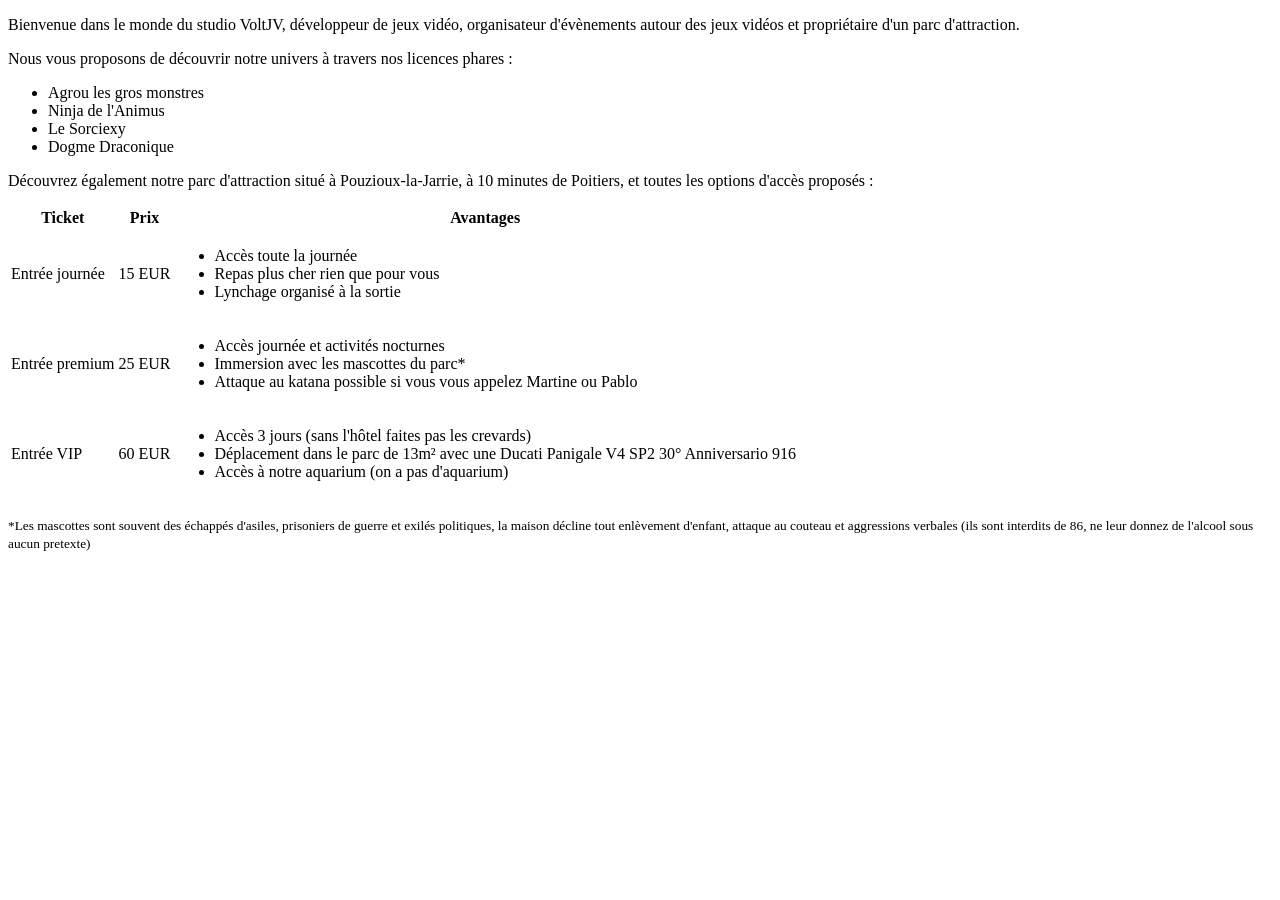
<file: index.html>
<!DOCTYPE html>
<html lang="fr">
  <head>
    <meta charset="UTF-8">
    <title>VoltJV</title>
  </head>
  <body>
    <p>Bienvenue dans le monde du studio VoltJV, développeur de jeux vidéo, organisateur d'évènements autour des jeux vidéos et propriétaire d'un parc d'attraction.</p>
    <p>Nous vous proposons de découvrir notre univers à travers nos licences phares :</p>
    <ul>
      <li>Agrou les gros monstres</li>
      <li>Ninja de l'Animus</li>
      <li>Le Sorciexy</li>
      <li>Dogme Draconique</li>
    </ul>
    <p>Découvrez également notre parc d'attraction situé à Pouzioux-la-Jarrie, à 10 minutes de Poitiers, et toutes les options d'accès proposés :</p>
    <table>
      <thead>
        <tr><th>Ticket</th><th>Prix</th><th>Avantages</th></tr>
      </thead>
      <tbody>
        <tr><td>Entrée journée</td><td>15 EUR</td><td><ul>
          <li>Accès toute la journée</li>
          <li>Repas plus cher rien que pour vous</li>
          <li>Lynchage organisé à la sortie</li>
        </ul></td></tr>
        <tr><td>Entrée premium</td><td>25 EUR</td><td><ul>
          <li>Accès journée et activités nocturnes</li>
          <li>Immersion avec les mascottes du parc*</li>
          <li>Attaque au katana possible si vous vous appelez Martine ou Pablo</li>
        </ul></td></tr>
        <tr><td>Entrée VIP</td><td>60 EUR</td><td><ul>
          <li>Accès 3 jours (sans l'hôtel faites pas les crevards)</li>
          <li>Déplacement dans le parc de 13m² avec une Ducati Panigale V4 SP2 30° Anniversario 916</li>
          <li>Accès à notre aquarium (on a pas d'aquarium)</li>
        </ul></td></tr>
      </tbody>
    </table>
    <p><small>*Les mascottes sont souvent des échappés d'asiles, prisoniers de guerre et exilés politiques, la maison décline tout enlèvement d'enfant, attaque au couteau et aggressions verbales (ils sont interdits de 86, ne leur donnez de l'alcool sous aucun pretexte)</small></p>
  </body>
</html>
</file>
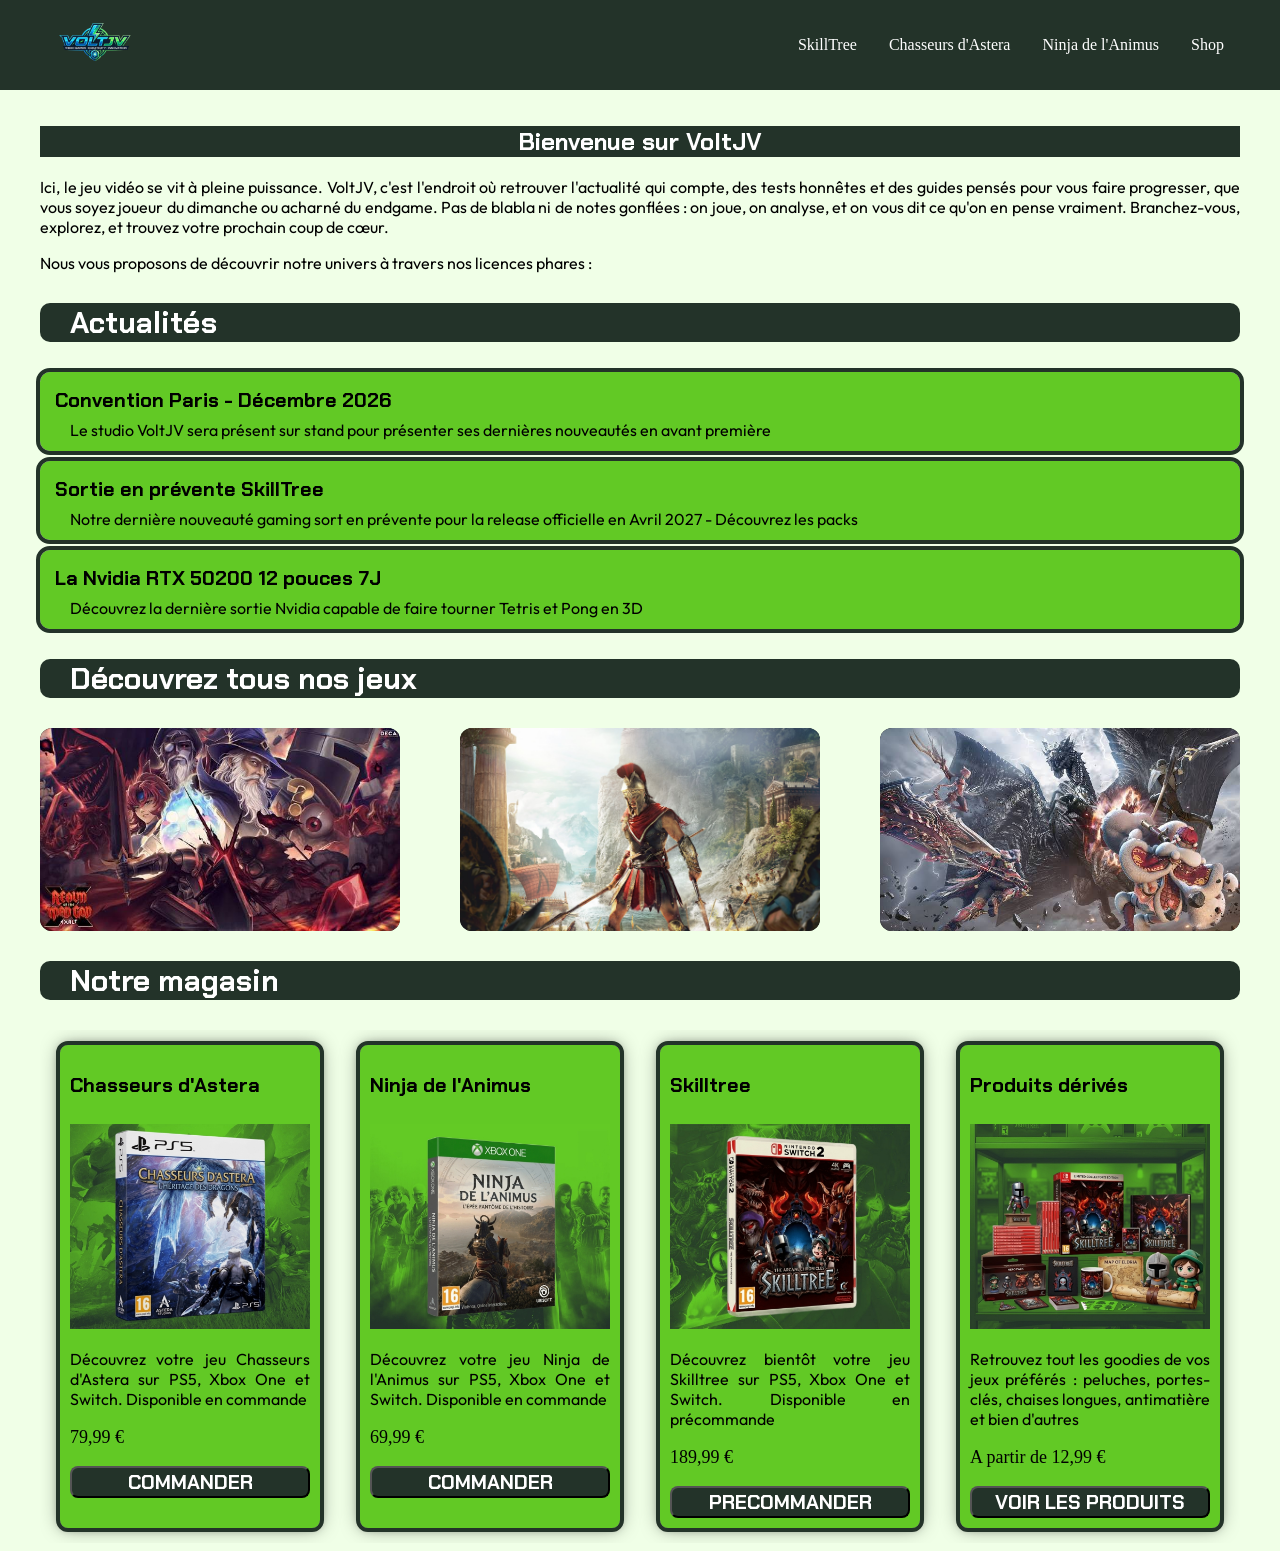
<file: pages/index.html>
<!DOCTYPE html>
<html lang="fr">

<nav class="main-menu">
    <section class="main-menu">
        <a href="index.html"><img id="logo-voltjv" src="../public/images/logo.png" alt="logo"></a>
        <div class="main-menu">
            <ul class="main-menu">
                <li><a href="shop.html">Shop</a></li>
                <li><a href="ninja_de_l_animus.html">Ninja de l'Animus</a></li>
                <li><a href="chasseurs_d_astera.html">Chasseurs d'Astera</a></li>
                <li><a href="skilltree.html">SkillTree</a></li>
            </ul>
        </div>
    </section>
</nav>

<head>
    <meta charset="UTF-8">
    <title>VoltJV</title>
    <link rel="stylesheet" href="../style/index.css">
</head>

<body id="accueil">

    <section class="introduction-main-page">
        <h1 class="introduction-text-main-page"><b>Bienvenue sur VoltJV</b></h1>
        <p class="introduction-text-main-page">Ici, le jeu vidéo se vit à pleine puissance. VoltJV, c'est l'endroit où
            retrouver l'actualité qui compte, des tests honnêtes et des guides pensés pour vous faire progresser, que
            vous soyez joueur du dimanche ou acharné du endgame. Pas de blabla ni de notes gonflées : on joue, on
            analyse, et on vous dit ce qu'on en pense vraiment. Branchez-vous, explorez, et trouvez votre prochain coup
            de cœur.</p>
        <p class="introduction-text-main-page">Nous vous proposons de découvrir notre univers à travers nos licences
            phares :</p>
    </section>
    <section class="news">
        <h3 class="actualite-presentation">Actualités</h3>
        <div id="news-convention" class="nouveaute" href="">
            <h4 class="actu-title-infbox">Convention Paris - Décembre 2026</h3>
                <p class="actu-paragraph-infbox">Le studio VoltJV sera présent sur stand pour présenter ses dernières
                    nouveautés en avant première</p>
        </div>
        <div id="news-prevente-skilltree" class="nouveaute" href="">
            <h4 class="actu-title-infbox">Sortie en prévente SkillTree</h3>
                <p class="actu-paragraph-infbox">Notre dernière nouveauté gaming sort en prévente pour la release
                    officielle en Avril 2027 - Découvrez les packs</p>
        </div>
        <div id="news-nvidia" class="nouveaute" href="">
            <h4 class="actu-title-infbox">La Nvidia RTX 50200 12 pouces 7J</h3>
                <p class="actu-paragraph-infbox">Découvrez la dernière sortie Nvidia capable de faire tourner Tetris et
                    Pong en 3D</p>
        </div>
    </section>
    <h3 class="games-presentation">Découvrez tous nos jeux</h3>
    <section class="games">
        <article id="accueil-skilltree" class="games-card">
            <a class="games-link-card" href="skilltree.html">
                <img src="../public/images/skilltree/skilltree.jpg" class="img-card" alt="Illustration du jeu Skilltree"/>
            <div class="infbox">
                <h4 class="game-title-infbox">Skilltree</h4>
                <p class="game-paragraph-infbox">Choisissez vos armes et combattez des hordes immenses 
                    de monstres dans un royaume contrôlé par un roi devenu fou qui vous attend dans son château pour 
                    croiser le fer avec quiconque sera assez brave</p>
            </div>
            </a>
        </article>
        <article id="accueil-skilltree" class="games-card">
            <a class="games-link-card" href="skilltree.html">
                <img src="../public/images/ninja-de-l-animus/ninja-de-l-animus.jpg" class="img-card" alt="Illustration du jeu Ninja de l'Animus"/>
            <div class="infbox">
                <h4 class="game-title-infbox">Ninja de l'Animus</h4>
                <p class="game-paragraph-infbox">Incarnez un assassin qui retourne dans le passé pour protéger 
                    l'histoire à travers une interface numérique futuriste, battez vous contre des ennemis mythiques 
                    de l'histoire et protégez le passé</p>
            </div>
            </a>
        </article>
        <article id="accueil-chasseurs-d-astera" class="games-card">
            <a class="games-link-card" href="chasseurs_d_astera.html">
                <img src="../public/images/chasseurs-d-astera/chasseurs-d-astera.jpg" class="img-card" alt="Illustration du jeu Chasseurs d'Astera"/>
            <div class="infbox">
                <h4 class="game-title-infbox">Chasseurs d'Astera</h4>
                <p class="game-paragraph-infbox">Dans une nature magnifique, de terribles
                        créatures gigantesques perturbent l'écosystème, prenez les armes et combattez pour protéger ce
                        monde magique et mystérieux qui n'attend qu'à être découvert</p>
            </div>
            </a>
        </article>
    </section>
    <h3 class="shop-presentation-title">Notre magasin</h3>
    <section class="shop-presentation">
        <div id="cd-chasseurs-d-astera" class="shopbox">
            <article class="shop-info-product">
                <h4 class="article-title">Chasseurs d'Astera</h4>
                <img class="article-shop" src="../public/images/chasseurs-d-astera/chasseurs-d-astera-cd-et-fond.jpg"
                    alt="CD PS5 Chasseurs d'Astera">
                <p class="article-paragraph">Découvrez votre jeu Chasseurs d'Astera sur PS5, Xbox One et Switch. Disponible
                    en commande</p>
                <p class="article-price">79,99 €</p>
            </article>
            <a href="shop.html?article=chasseurs-d-astera-box"><button class="command-shop-button"><b>COMMANDER</b></button></a>
        </div>
        <div id="cd-ninja-de-l-animus" class="shopbox">
            <article class="shop-info-product">
                <h4 class="article-title">Ninja de l'Animus</h4>
                <img class="article-shop" src="../public/images/ninja-de-l-animus/ninja-de-l-animus-cd-et-fond.jpg"
                    alt="CD Xbox One Ninja de l'Animus">
                <p class="article-paragraph">Découvrez votre jeu Ninja de l'Animus sur PS5, Xbox One et Switch. Disponible
                    en commande</p>
                <p class="article-price">69,99 €</p>
            </article>
            <a href="shop.html?article=ninja-de-l-animus-box"><button class="command-shop-button"><b>COMMANDER</b></button></a>
        </div>
        <div id="cd-skilltree" class="shopbox">
            <article class="shop-info-product">
                <h4 class="article-title">Skilltree</h4>
                <img class="article-shop" src="../public/images/skilltree/skilltree-cd-et-fond.jpg"
                    alt="CD Switch Skilltree">
                <p class="article-paragraph">Découvrez bientôt votre jeu Skilltree sur PS5, Xbox One et Switch. Disponible
                    en précommande</p>
                <p class="article-price">189,99 €</p>
            </article>
            <a href="shop.html?article=skilltree-box"><button class="command-shop-button"><b>PRECOMMANDER</b></button></a>
        </div>
        <div id="produits-derives" class="shopbox">
            <article class="shop-info-product">
                <h4 class="article-title">Produits dérivés</h4>
                <img class="article-shop" src="../public/images/Autre/produits-derives.jpg" alt="Merch">
                <p class="article-paragraph">Retrouvez tout les goodies de vos jeux préférés : peluches, portes-clés,
                    chaises longues, antimatière et bien d'autres</p>
                <p class="article-price">A partir de 12,99 €</p>
            </article>
            <a href="shop.html#goodies"><button class="command-shop-button"><b>VOIR LES PRODUITS</b></button></a>
        </div>
    </section>
</body>

<script src="../javascript.js"></script>

</html>
</file>
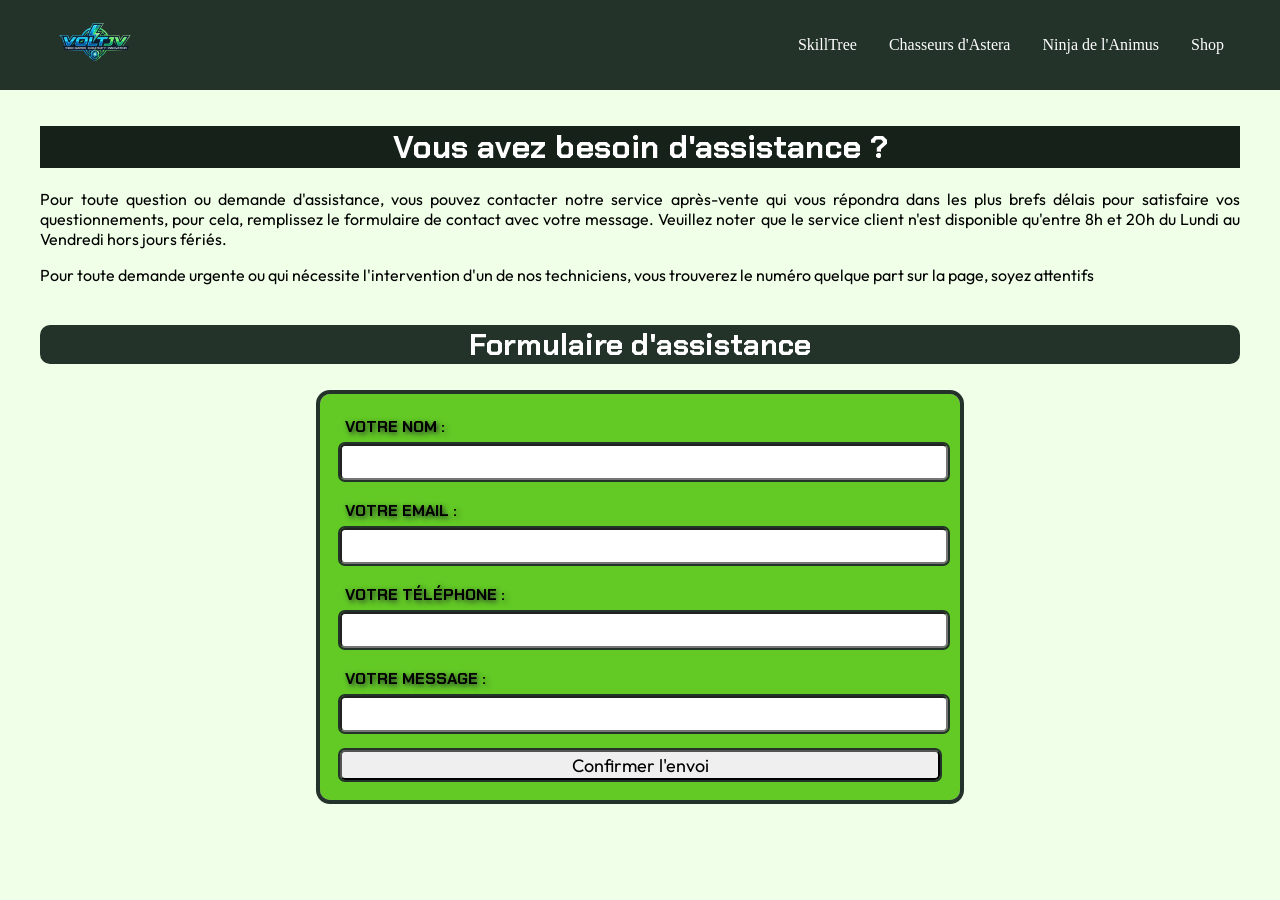
<file: pages/assistance.html>
<!DOCTYPE html>
<html lang="fr">

    <nav class="main-menu">
        <section class="main-menu">
            <a href="index.html"><img id="logo-voltjv" src="../public/images/logo.png" alt="logo"></a>
            <div class="main-menu">
                <ul class="main-menu">
                    <li><a href="shop.html">Shop</a></li>
                    <li><a href="ninja_de_l_animus.html">Ninja de l'Animus</a></li>
                    <li><a href="chasseurs_d_astera.html">Chasseurs d'Astera</a></li>
                    <li><a href="skilltree.html">SkillTree</a></li>
                </ul>
            </div>
        </section>
    </nav>

    <head>
        <meta charset="UTF-8">
        <title>VoltJV</title>
        <link rel="stylesheet" href="../style/assistance.css">
    </head>

    <body>
        <div class="help-text">
            <h1 class="help-text">Vous avez besoin d'assistance ?</h1>
            <p class="help-text">Pour toute question ou demande d'assistance, vous pouvez contacter notre service après-vente qui vous répondra 
                dans les plus brefs délais pour satisfaire vos questionnements, pour cela, remplissez le formulaire de contact avec votre message. 
                Veuillez noter que le service client n'est disponible qu'entre 8h et 20h du Lundi au Vendredi hors jours fériés.</p>
            <p class="help-text">Pour toute demande urgente ou qui nécessite l'intervention d'un de nos techniciens, vous trouverez le numéro 
                quelque part sur la page, soyez attentifs</p>
        </div>
        
        <h3 class="help-form">Formulaire d'assistance</h3>
        <div class="help-form">
            <form class="help-form">
                <!--<input type="hidden" name="csrf_token"
                    value="<?= $_SESSION['csrf_token'] ?>">-->
                <label for="name"><b>Votre nom :</b></label>
                <input type="text" id="name" class="help-form" name="name"><br>
                <label for="email"><b>Votre email :</b></label>
                <input type="email" id="email" class="help-form" name="email"><br>
                <label for="phone"><b>Votre téléphone :</b></label>
                <input type="tel" id="phone" class="help-form" name="phone"><br>
                <label for="message"><b>Votre message :</b></label>
                <input type="textarea" id="message" class="help-form" name="message"><br>
                <input type="submit" id="submit-help" class="help-form" value="Confirmer l'envoi">
            </form>
        </div>

        <p id="hidden-phone">Ta race je te donne pas mon téléphone</p>

        <div id="submit-overlay" class="submit-overlay">
            <div class="submit-window" role="dialog" aria-modal="true" aria-labelledby="submit-title">
                <h3 id="submit-title" class="submit-title">Merci pour votre retour !</h3>
                <p class="submit-text">Nous reviendrons vers vous très prochainement</p>
                <button id="submit-confirm" class="submit-confirm">Hourra !</button>
                </div>
            </div>
        </div>
        
    </body>

    <script src="../javascript.js"></script>

</html>
</file>
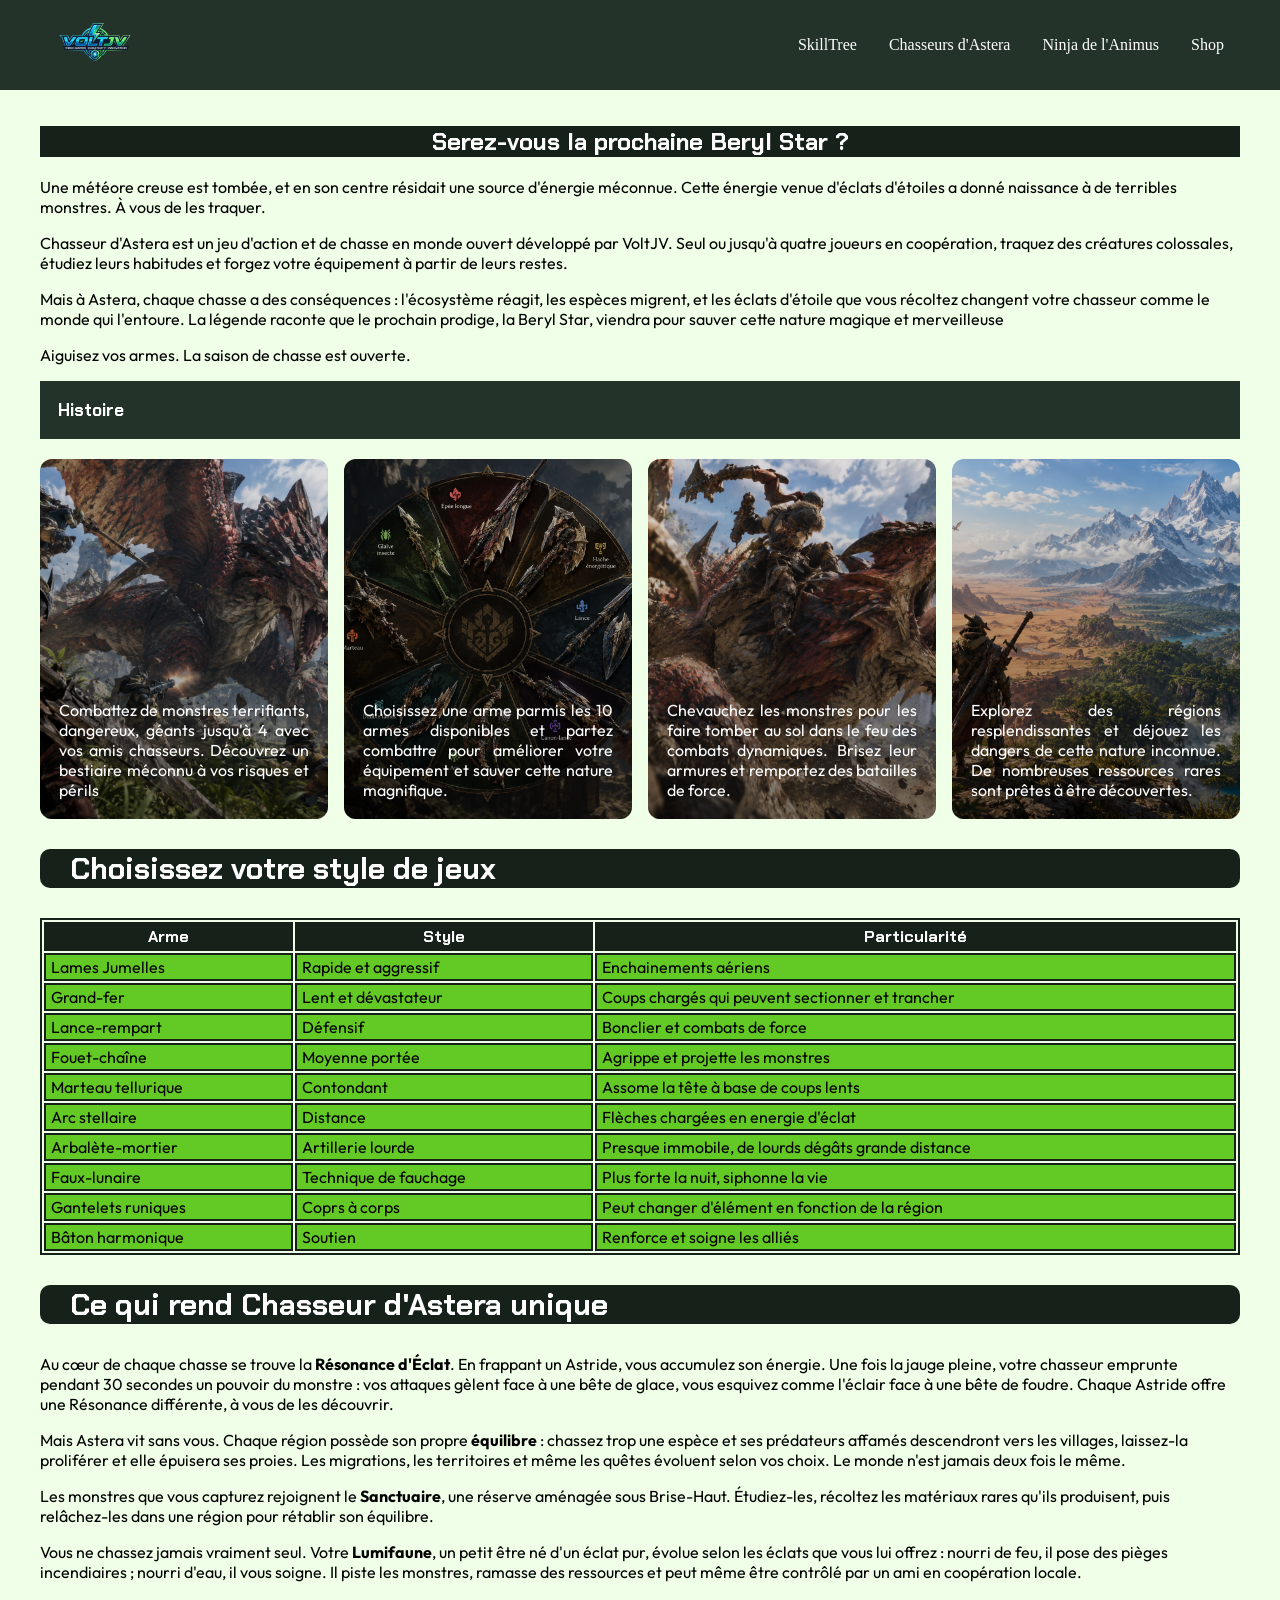
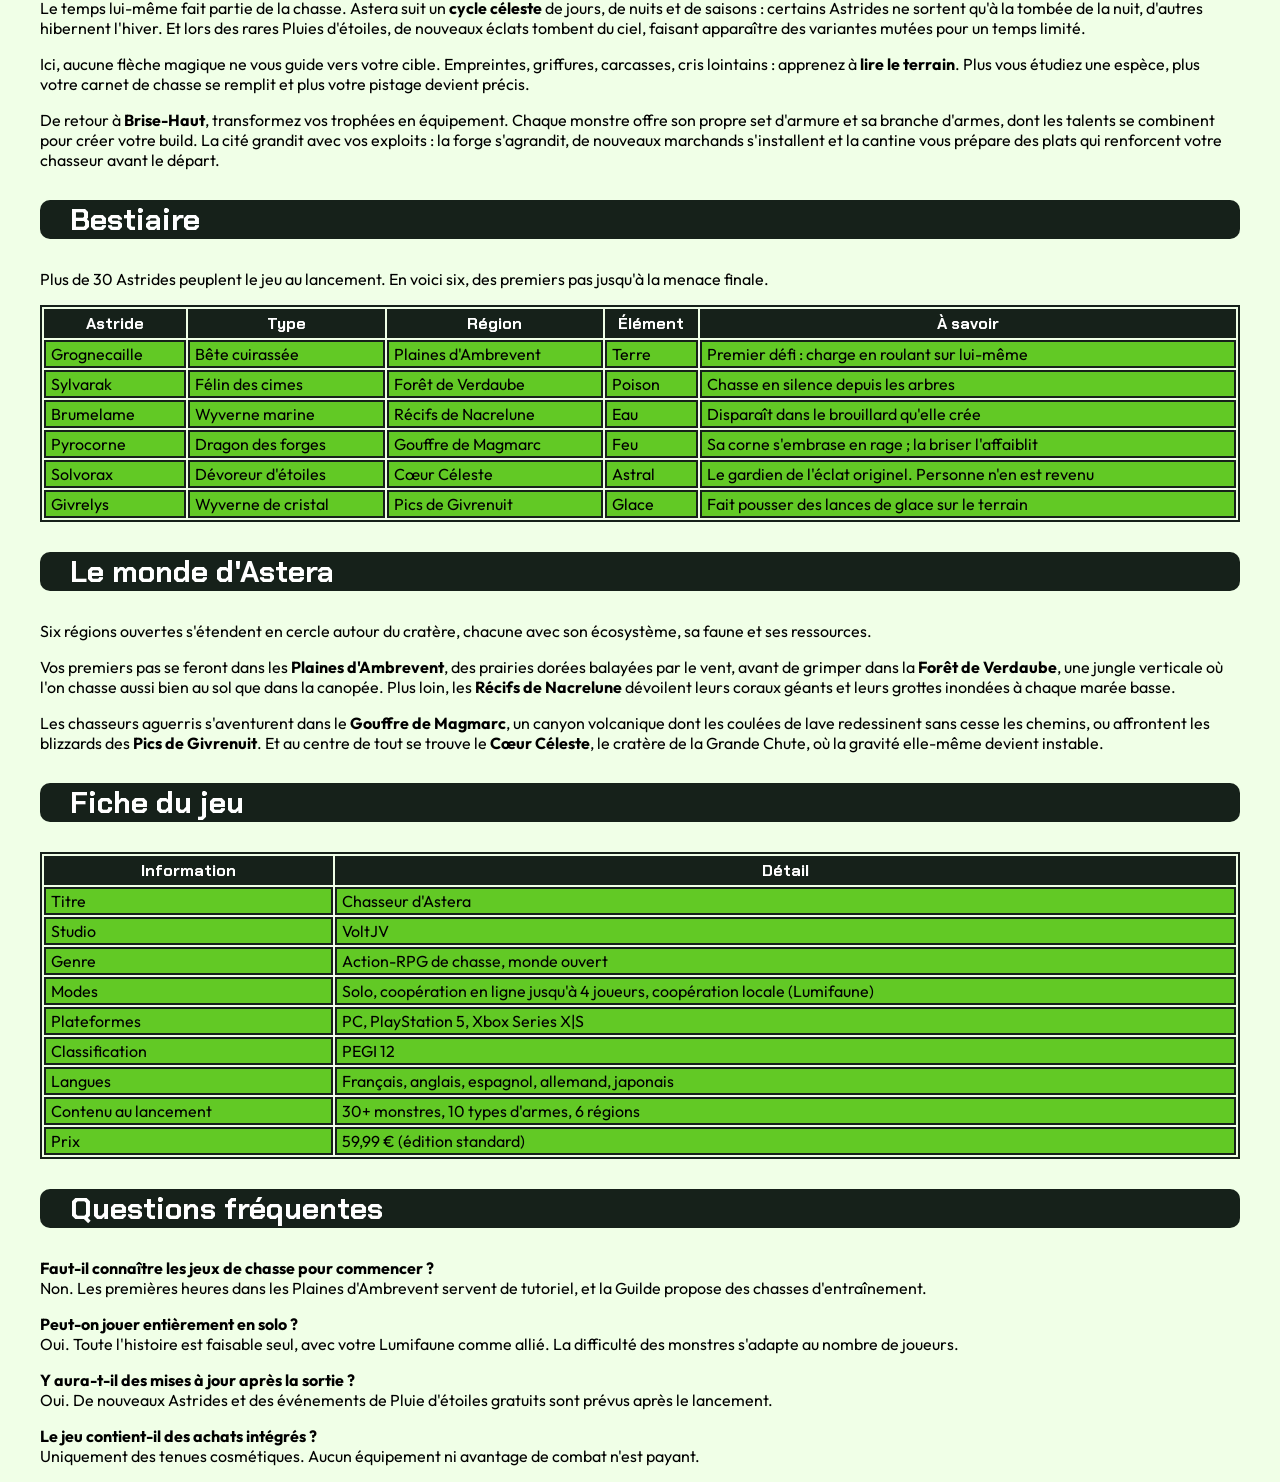
<file: pages/chasseurs_d_astera.html>
<!DOCTYPE html>
<html lang="fr">
      
    <nav class="main-menu">
        <section class="main-menu">
            <a href="index.html"><img id="logo-voltjv" src="../public/images/logo.png" alt="logo"></a>
            <div class="main-menu">
                <ul class="main-menu">
                    <li><a href="shop.html">Shop</a></li>
                    <li><a href="ninja_de_l_animus.html">Ninja de l'Animus</a></li>
                    <li><a href="chasseurs_d_astera.html">Chasseurs d'Astera</a></li>
                    <li><a href="skilltree.html">SkillTree</a></li>
                </ul>
            </div>
        </section>
    </nav>

    <head>
        <meta charset="UTF-8">
        <title>VoltJV</title>
        <link rel="stylesheet" href="../style/chasseurs-d-astera.css">
    </head>

    <body id="chasseurs-d-astera-page">
        
        <section class="introduction-page-chasseurs-d-astera">
            <h1 class="introduction-page-chasseurs-d-astera"><b>Serez-vous la prochaine Beryl Star ?</b></h1>
            <p class="introduction-page-chasseurs-d-astera">Une météore creuse est tombée, et en son centre résidait 
                une source d'énergie méconnue. Cette énergie venue d'éclats d'étoiles a donné naissance à de terribles 
                monstres. À vous de les traquer.</p>
            <p class="introduction-page-chasseurs-d-astera">Chasseur d'Astera est un jeu d'action et de chasse en monde 
                ouvert développé par VoltJV. Seul ou jusqu'à quatre joueurs en coopération, traquez des créatures colossales, 
                étudiez leurs habitudes et forgez votre équipement à partir de leurs restes.</p>
            <p class="introduction-page-chasseurs-d-astera">Mais à Astera, chaque chasse a des conséquences : l'écosystème 
            réagit, les espèces migrent, et les éclats d'étoile que vous récoltez changent votre chasseur comme le monde qui l'entoure. 
            La légende raconte que le prochain prodige, la Beryl Star, viendra pour sauver cette nature magique et merveilleuse</p>
            <p class="introduction-page-chasseurs-d-astera">Aiguisez vos armes. La saison de chasse est ouverte.</p>
        </section>

        <section id="chasseurs-d-astera-story">
            <button class="main-accordion-story"><b>Histoire</b></button>
            <div class="story-section">
                <button class="accordion-story"><b>La Grande Chute</b></button>
                <p class="story-paragraph">Il y a trois siècles, une roche contenant des fragments d'étoile s'est fracassée sur le continent 
                    d'Astera. Les anciens l'appellent la Grande Chute. L'impact a creusé un cratère de cent lieues, le Cœur Céleste, et 
                    dispersé des millions d'éclats lumineux sur toutes les terres.
                    <br>
                    <br>
                    Partout où ces éclats sont tombés, la vie a changé. Les bêtes qui les ont absorbés ont grandi, 
                    muté, développé des pouvoirs impossibles : souffles de givre, carapaces de cristal, ailes de foudre. Ainsi sont nés 
                    les Astrides, les monstres d'Astera.</p>
                <button class="accordion-story"><b>La Guilde de l'Aube</b></button>
                <p class="story-paragraph">Pour survivre, les peuples d'Astera ont fondé la Guilde de l'Aube, un ordre de chasseurs 
                    chargés d'étudier les Astrides, de protéger les villages et de maintenir l'équilibre entre l'homme et la bête. 
                    Leur devise : « Chasser pour comprendre, comprendre pour préserver. »
                    <br>
                    <br>
                    Depuis Brise-Haut, une cité bâtie sur les falaises au bord du cratère, la Guilde envoie ses chasseurs vers les 
                    terres sauvages.</p>
                <button class="accordion-story"><b>Le Réveil</b></button>
                <p class="story-paragraph">Aujourd'hui, le Cœur Céleste s'est rallumé. Une lueur pulse au fond du cratère, et les 
                    Astrides deviennent plus nombreux, plus agressifs, plus étranges. Des espèces que l'on croyait éteintes 
                    réapparaissent. Des migrations bouleversent des écosystèmes entiers.
                    <br>
                    <br>
                    Vous incarnez un jeune chasseur fraîchement admis dans la Guilde. Votre mission commence par une simple traque. 
                    Elle vous mènera jusqu'au fond du cratère, face à ce qui dort au cœur de l'étoile tombée.</p>
                
            </div>
        </section>

        <section class="game-mechanics">
            <article class="game-mechanics">
                <img src="../public/images/chasseurs-d-astera/chasseurs-d-astera-gameplay-1.png" class="img-gameplay" alt="Chasseurs se battant contre un monstre"/>
                <div class="infbox">
                    <p class="game-paragraph-infbox">Combattez de monstres terrifiants, dangereux, géants jusqu'à 4 avec 
                        vos amis chasseurs. Découvrez un bestiaire méconnu à vos risques et périls</p>
                </div>
            </article>
            <article class="game-mechanics">
                <img src="../public/images/chasseurs-d-astera/chasseurs-d-astera-gameplay-2.png" class="img-gameplay" alt="Roue d'armes Chasseurs d'Astera"/>
                <div class="infbox">
                    <p class="game-paragraph-infbox">Choisissez une arme parmis les 10 armes disponibles et partez combattre 
                        pour améliorer votre équipement et sauver cette nature magnifique. </p>
                </div>
            </article>
            <article class="game-mechanics">
                <img src="../public/images/chasseurs-d-astera/chasseurs-d-astera-gameplay-3.png" class="img-gameplay" alt="Chasseurs chevauchant un monstre"/>
                <div class="infbox">
                    <p class="game-paragraph-infbox">Chevauchez les monstres pour les faire tomber au sol dans le feu des 
                        combats dynamiques. Brisez leur armures et remportez des batailles de force.</p>
                </div>
            </article>
            <article class="game-mechanics">
                <img src="../public/images/chasseurs-d-astera/chasseurs-d-astera-gameplay-4.png" class="img-gameplay" alt="Chasseur devant le paysage"/>
                <div class="infbox">
                    <p class="game-paragraph-infbox">Explorez des régions resplendissantes et déjouez les dangers de cette 
                        nature inconnue. De nombreuses ressources rares sont prêtes à être découvertes.</p>
                </div>
            </article>
        </section>

        <section class="weapon-table">
            <h3 class="section-title">Choisissez votre style de jeux</h3>
            <table class="weapon-table">
                <tr><th>Arme</th><th>Style</th><th>Particularité</th></tr>
                <tr><td>Lames Jumelles</td><td>Rapide et aggressif</td><td>Enchainements aériens</td></tr>
                <tr><td>Grand-fer</td><td>Lent et dévastateur</td><td>Coups chargés qui peuvent sectionner et trancher</td></tr>
                <tr><td>Lance-rempart</td><td>Défensif</td><td>Bonclier et combats de force</td></tr>
                <tr><td>Fouet-chaîne</td><td>Moyenne portée</td><td>Agrippe et projette les monstres</td></tr>
                <tr><td>Marteau tellurique</td><td>Contondant</td><td>Assome la tête à base de coups lents</td></tr>
                <tr><td>Arc stellaire</td><td>Distance</td><td>Flèches chargées en energie d'éclat</td></tr>
                <tr><td>Arbalète-mortier</td><td>Artillerie lourde</td><td>Presque immobile, de lourds dégâts grande distance</td></tr>
                <tr><td>Faux-lunaire</td><td>Technique de fauchage</td><td>Plus forte la nuit, siphonne la vie</td></tr>
                <tr><td>Gantelets runiques</td><td>Coprs à corps</td><td>Peut changer d'élément en fonction de la région</td></tr>
                <tr><td>Bâton harmonique</td><td>Soutien</td><td>Renforce et soigne les alliés</td></tr>
            </table>
        </section>

        <section class="concepts-chasseurs-d-astera">
            <h3 class="section-title">Ce qui rend Chasseur d'Astera unique</h3>
            <p class="introduction-page-chasseurs-d-astera">Au cœur de chaque chasse se trouve la <b>Résonance d'Éclat</b>. 
                En frappant un Astride, vous accumulez son énergie. Une fois la jauge pleine, votre chasseur emprunte 
                pendant 30 secondes un pouvoir du monstre : vos attaques gèlent face à une bête de glace, vous esquivez 
                comme l'éclair face à une bête de foudre. Chaque Astride offre une Résonance différente, à vous de les découvrir.</p>
            <p class="introduction-page-chasseurs-d-astera">Mais Astera vit sans vous. Chaque région possède son propre 
                <b>équilibre</b> : chassez trop une espèce et ses prédateurs affamés descendront vers les villages, laissez-la 
                proliférer et elle épuisera ses proies. Les migrations, les territoires et même les quêtes évoluent selon vos 
                choix. Le monde n'est jamais deux fois le même.</p>
            <p class="introduction-page-chasseurs-d-astera">Les monstres que vous capturez rejoignent le <b>Sanctuaire</b>, 
                une réserve aménagée sous Brise-Haut. Étudiez-les, récoltez les matériaux rares qu'ils produisent, puis 
                relâchez-les dans une région pour rétablir son équilibre.</p>
            <p class="introduction-page-chasseurs-d-astera">Vous ne chassez jamais vraiment seul. Votre <b>Lumifaune</b>, 
                un petit être né d'un éclat pur, évolue selon les éclats que vous lui offrez : nourri de feu, il pose des pièges 
                incendiaires ; nourri d'eau, il vous soigne. Il piste les monstres, ramasse des ressources et peut même être 
                contrôlé par un ami en coopération locale.</p>
            <p class="introduction-page-chasseurs-d-astera">Le temps lui-même fait partie de la chasse. Astera suit un 
                <b>cycle céleste</b> de jours, de nuits et de saisons : certains Astrides ne sortent qu'à la tombée de la nuit, 
                d'autres hibernent l'hiver. Et lors des rares Pluies d'étoiles, de nouveaux éclats tombent du ciel, faisant 
                apparaître des variantes mutées pour un temps limité.</p>
            <p class="introduction-page-chasseurs-d-astera">Ici, aucune flèche magique ne vous guide vers votre cible. 
                Empreintes, griffures, carcasses, cris lointains : apprenez à <b>lire le terrain</b>. Plus vous étudiez une 
                espèce, plus votre carnet de chasse se remplit et plus votre pistage devient précis.</p>
            <p class="introduction-page-chasseurs-d-astera">De retour à <b>Brise-Haut</b>, transformez vos trophées en 
                équipement. Chaque monstre offre son propre set d'armure et sa branche d'armes, dont les talents se combinent 
                pour créer votre build. La cité grandit avec vos exploits : la forge s'agrandit, de nouveaux marchands 
                s'installent et la cantine vous prépare des plats qui renforcent votre chasseur avant le départ.</p>
        </section>

        <section class="weapon-table">
            <h3 class="section-title">Bestiaire</h3>
            <p class="introduction-page-chasseurs-d-astera">Plus de 30 Astrides peuplent le jeu au lancement. En voici six, 
                des premiers pas jusqu'à la menace finale.</p>
            <table class="weapon-table">
                <tr><th>Astride</th><th>Type</th><th>Région</th><th>Élément</th><th>À savoir</th></tr>
                <tr><td>Grognecaille</td><td>Bête cuirassée</td><td>Plaines d'Ambrevent</td><td>Terre</td><td>Premier défi : charge en roulant sur lui-même</td></tr>
                <tr><td>Sylvarak</td><td>Félin des cimes</td><td>Forêt de Verdaube</td><td>Poison</td><td>Chasse en silence depuis les arbres</td></tr>
                <tr><td>Brumelame</td><td>Wyverne marine</td><td>Récifs de Nacrelune</td><td>Eau</td><td>Disparaît dans le brouillard qu'elle crée</td></tr>
                <tr><td>Pyrocorne</td><td>Dragon des forges</td><td>Gouffre de Magmarc</td><td>Feu</td><td>Sa corne s'embrase en rage ; la briser l'affaiblit</td></tr>
                <tr><td>Solvorax</td><td>Dévoreur d'étoiles</td><td>Cœur Céleste</td><td>Astral</td><td>Le gardien de l'éclat originel. Personne n'en est revenu</td></tr>
                <tr><td>Givrelys</td><td>Wyverne de cristal</td><td>Pics de Givrenuit</td><td>Glace</td><td>Fait pousser des lances de glace sur le terrain</td></tr>
            </table>
        </section>

        <section class="regions-chasseurs-d-astera">
            <h3 class="section-title">Le monde d'Astera</h3>
            <p class="introduction-page-chasseurs-d-astera">Six régions ouvertes s'étendent en cercle autour du cratère, 
                chacune avec son écosystème, sa faune et ses ressources.</p>
            <p class="introduction-page-chasseurs-d-astera">Vos premiers pas se feront dans les <b>Plaines d'Ambrevent</b>, 
                des prairies dorées balayées par le vent, avant de grimper dans la <b>Forêt de Verdaube</b>, une jungle verticale 
                où l'on chasse aussi bien au sol que dans la canopée. Plus loin, les <b>Récifs de Nacrelune</b> dévoilent leurs 
                coraux géants et leurs grottes inondées à chaque marée basse.</p>
            <p class="introduction-page-chasseurs-d-astera">Les chasseurs aguerris s'aventurent dans le <b>Gouffre de 
                Magmarc</b>, un canyon volcanique dont les coulées de lave redessinent sans cesse les chemins, ou affrontent 
                les blizzards des <b>Pics de Givrenuit</b>. Et au centre de tout se trouve le <b>Cœur Céleste</b>, le cratère 
                de la Grande Chute, où la gravité elle-même devient instable.</p>
        </section>

        <section class="weapon-table">
            <h3 class="section-title">Fiche du jeu</h3>
            <table class="weapon-table">
                <tr><th>Information</th><th>Détail</th></tr>
                <tr><td>Titre</td><td>Chasseur d'Astera</td></tr>
                <tr><td>Studio</td><td>VoltJV</td></tr>
                <tr><td>Genre</td><td>Action-RPG de chasse, monde ouvert</td></tr>
                <tr><td>Modes</td><td>Solo, coopération en ligne jusqu'à 4 joueurs, coopération locale (Lumifaune)</td></tr>
                <tr><td>Plateformes</td><td>PC, PlayStation 5, Xbox Series X|S</td></tr>
                <tr><td>Classification</td><td>PEGI 12</td></tr>
                <tr><td>Langues</td><td>Français, anglais, espagnol, allemand, japonais</td></tr>
                <tr><td>Contenu au lancement</td><td>30+ monstres, 10 types d'armes, 6 régions</td></tr>
                <tr><td>Prix</td><td>59,99 € (édition standard)</td></tr>
            </table>
        </section>

        <section class="faq-chasseurs-d-astera">
            <h3 class="section-title">Questions fréquentes</h3>
            <p class="introduction-page-chasseurs-d-astera"><b>Faut-il connaître les jeux de chasse pour commencer ?</b><br>
                Non. Les premières heures dans les Plaines d'Ambrevent servent de tutoriel, et la Guilde propose des chasses 
                d'entraînement.</p>
            <p class="introduction-page-chasseurs-d-astera"><b>Peut-on jouer entièrement en solo ?</b><br>
                Oui. Toute l'histoire est faisable seul, avec votre Lumifaune comme allié. La difficulté des monstres s'adapte 
                au nombre de joueurs.</p>
            <p class="introduction-page-chasseurs-d-astera"><b>Y aura-t-il des mises à jour après la sortie ?</b><br>
                Oui. De nouveaux Astrides et des événements de Pluie d'étoiles gratuits sont prévus après le lancement.</p>
            <p class="introduction-page-chasseurs-d-astera"><b>Le jeu contient-il des achats intégrés ?</b><br>
                Uniquement des tenues cosmétiques. Aucun équipement ni avantage de combat n'est payant.</p>
        </section>


    </body>

    <script src="../javascript.js"></script>

</html>
</file>
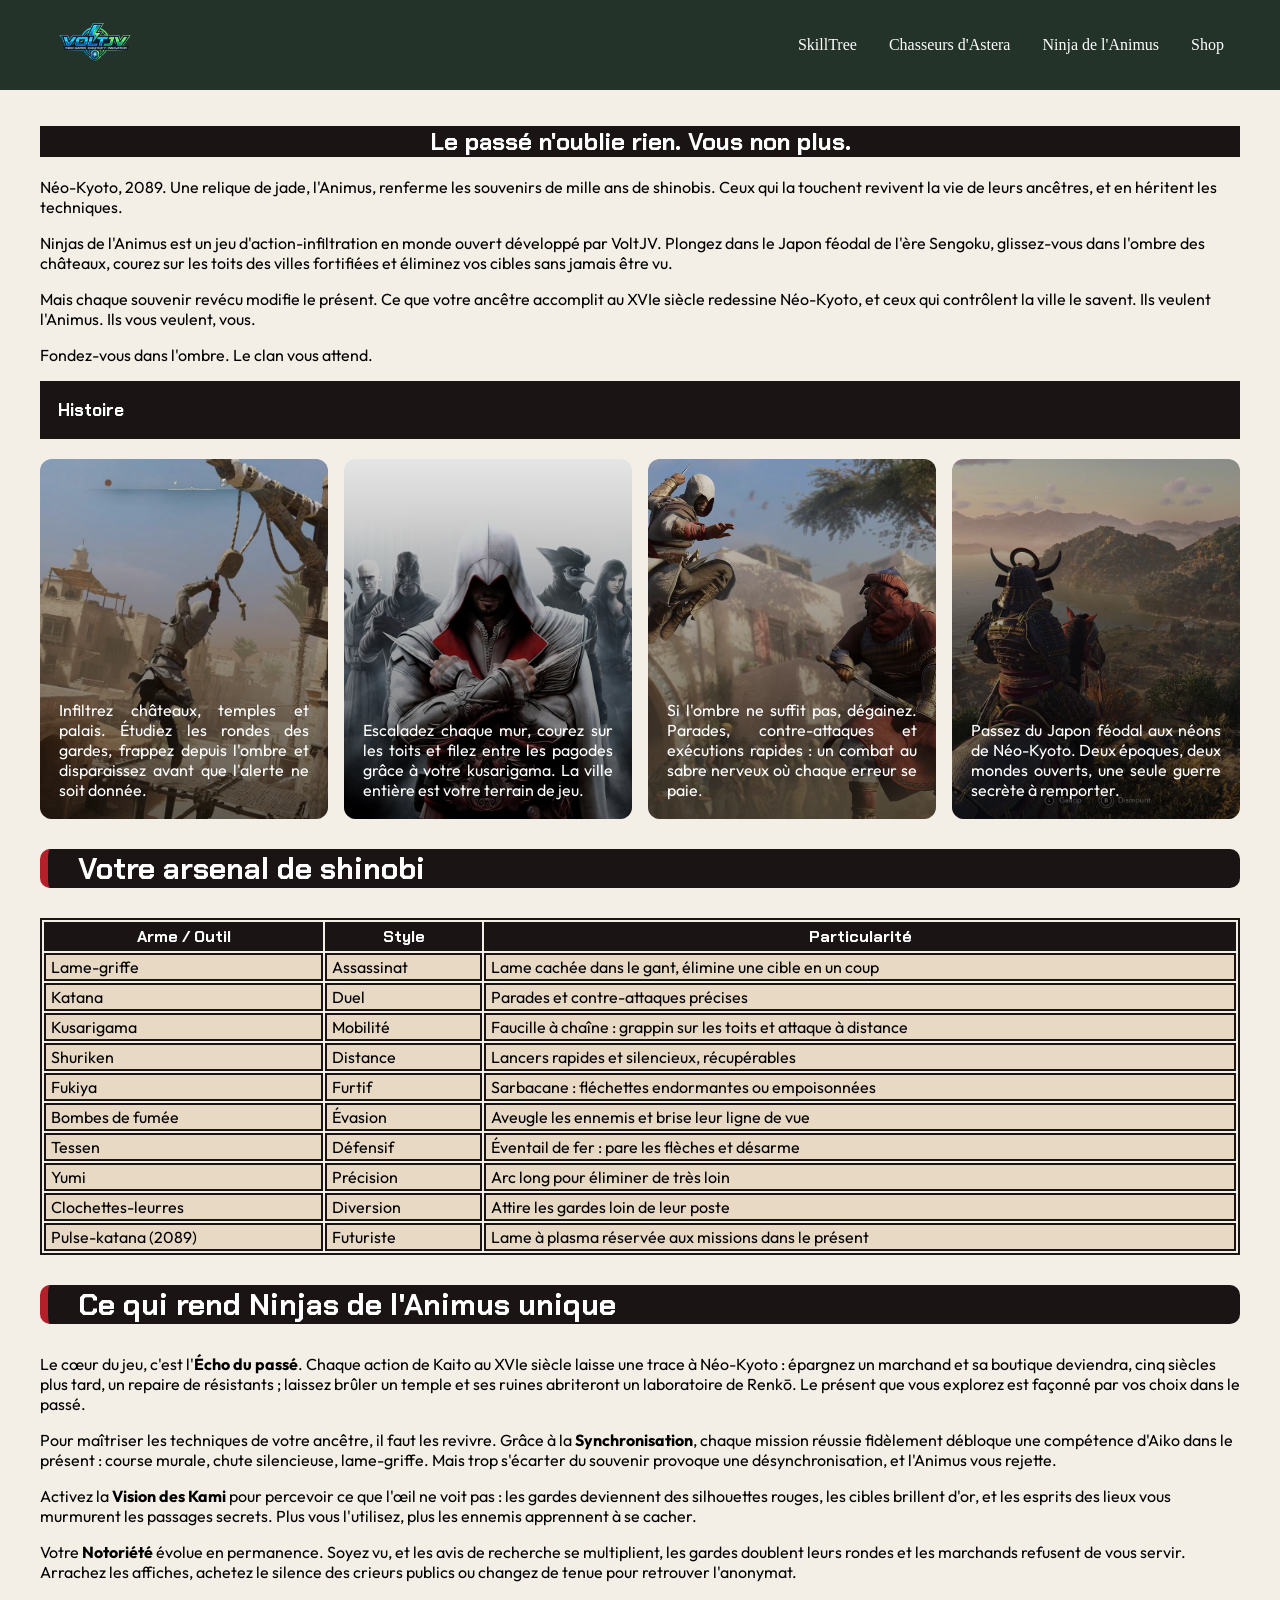
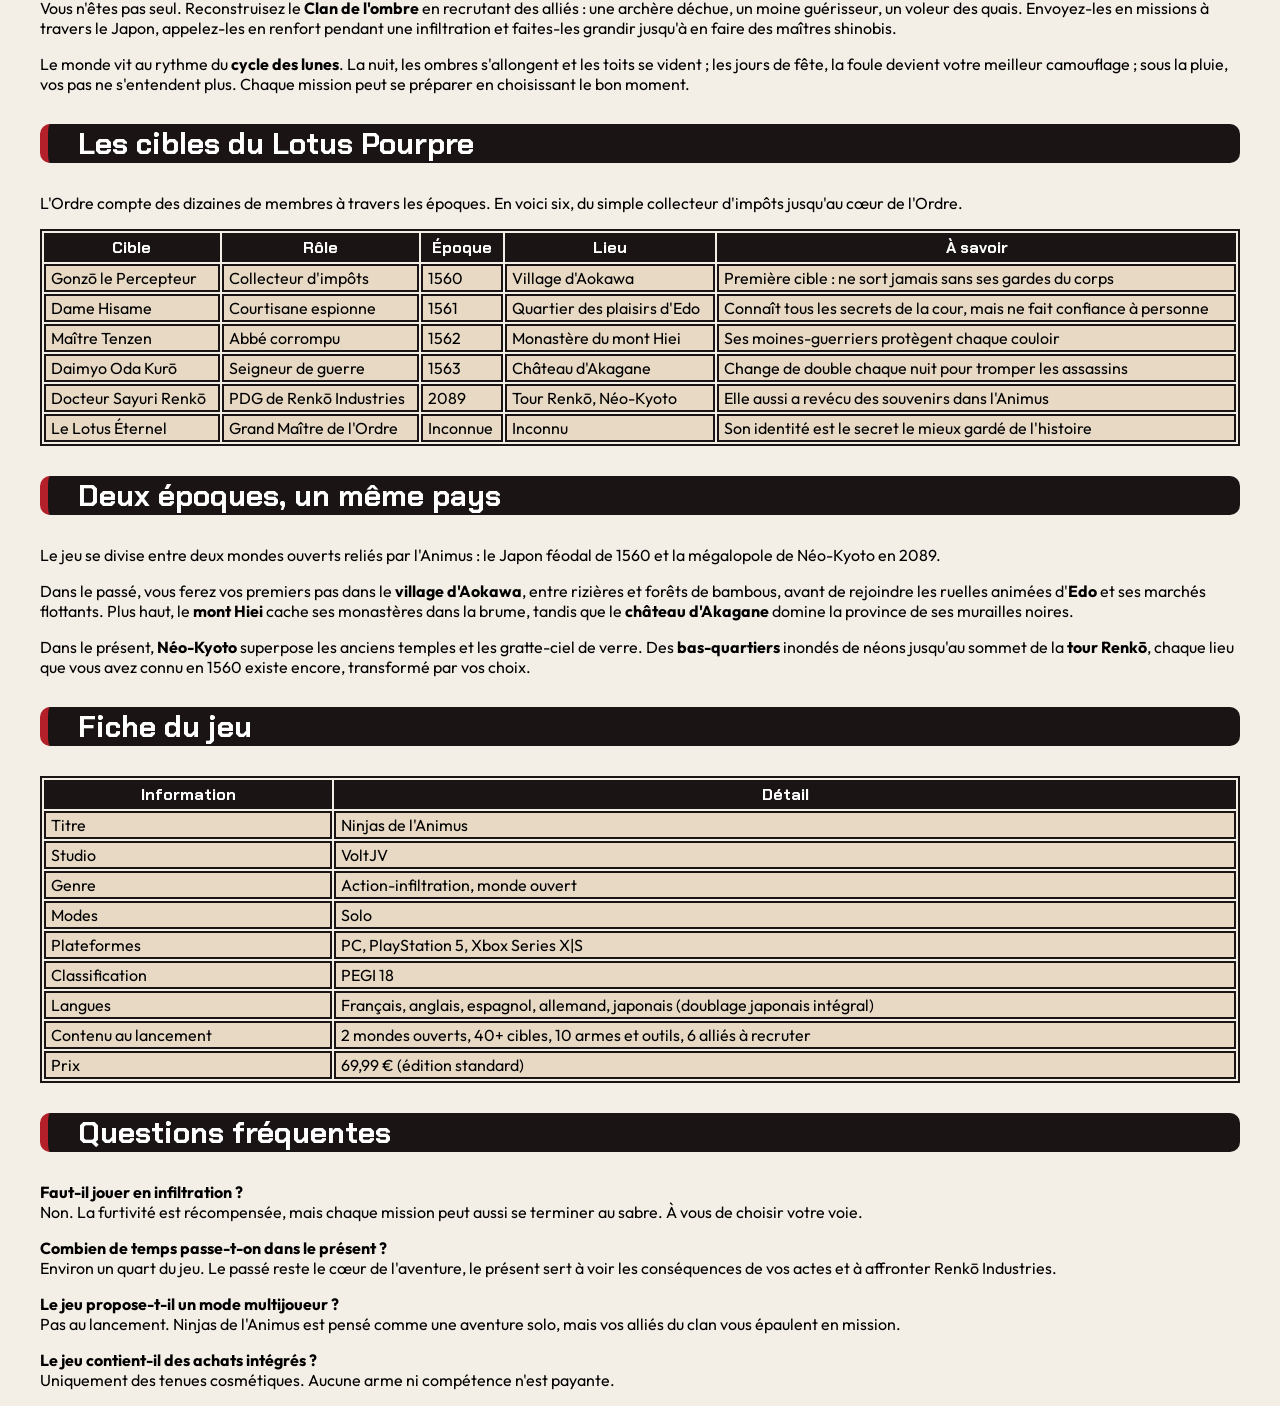
<file: pages/ninja_de_l_animus.html>
<!DOCTYPE html>
<html lang="fr">

    <nav class="main-menu">
        <section class="main-menu">
            <a href="index.html"><img id="logo-voltjv" src="../public/images/logo.png" alt="logo"></a>
            <div class="main-menu">
                <ul class="main-menu">
                    <li><a href="shop.html">Shop</a></li>
                    <li><a href="ninja_de_l_animus.html">Ninja de l'Animus</a></li>
                    <li><a href="chasseurs_d_astera.html">Chasseurs d'Astera</a></li>
                    <li><a href="skilltree.html">SkillTree</a></li>
                </ul>
            </div>
        </section>
    </nav>

    <head>
        <meta charset="UTF-8">
        <title>VoltJV</title>
        <link rel="stylesheet" href="../style/ninja-de-l-animus.css">
    </head>

    <body id="ninja-de-l-animus-page">

        <section class="introduction-page-ninja-de-l-animus">
            <h1 class="introduction-page-ninja-de-l-animus"><b>Le passé n'oublie rien. Vous non plus.</b></h1>
            <p class="introduction-page-ninja-de-l-animus">Néo-Kyoto, 2089. Une relique de jade, l'Animus, renferme les souvenirs
                de mille ans de shinobis. Ceux qui la touchent revivent la vie de leurs ancêtres, et en héritent les techniques.</p>
            <p class="introduction-page-ninja-de-l-animus">Ninjas de l'Animus est un jeu d'action-infiltration en monde ouvert
                développé par VoltJV. Plongez dans le Japon féodal de l'ère Sengoku, glissez-vous dans l'ombre des châteaux, courez
                sur les toits des villes fortifiées et éliminez vos cibles sans jamais être vu.</p>
            <p class="introduction-page-ninja-de-l-animus">Mais chaque souvenir revécu modifie le présent. Ce que votre ancêtre
                accomplit au XVIe siècle redessine Néo-Kyoto, et ceux qui contrôlent la ville le savent. Ils veulent l'Animus.
                Ils vous veulent, vous.</p>
            <p class="introduction-page-ninja-de-l-animus">Fondez-vous dans l'ombre. Le clan vous attend.</p>
        </section>

        <section id="ninja-de-l-animus-story">
            <button class="main-accordion-story"><b>Histoire</b></button>
            <div class="story-section">
                <button class="accordion-story"><b>La Relique de jade</b></button>
                <p class="story-paragraph">En 1560, au cœur des guerres de l'ère Sengoku, le clan Kage-no-Kai forge une relique
                    capable de capturer l'âme et la mémoire de ses guerriers : l'Animus. Ainsi, aucune technique, aucun secret,
                    aucun sacrifice ne serait jamais perdu.
                    <br>
                    <br>
                    Pendant des siècles, la relique passe de main en main, cachée dans les temples, sous les pagodes, au fond des
                    puits. Chaque shinobi qui la porte y ajoute ses souvenirs. Puis, un jour, elle disparaît.</p>
                <button class="accordion-story"><b>L'Ordre du Lotus Pourpre</b></button>
                <p class="story-paragraph">Face au clan se dresse l'Ordre du Lotus Pourpre, une société secrète de daimyos, de
                    marchands et de moines qui manipule le pays depuis l'ombre. Leur conviction : seul un pouvoir absolu peut
                    apporter la paix. Leur méthode : contrôler chaque seigneur, chaque guerre, chaque héritier.
                    <br>
                    <br>
                    Le Kage-no-Kai leur oppose une devise simple : <i>« Nous marchons dans l'ombre pour que d'autres vivent dans la
                    lumière. »</i> Depuis cinq siècles, les deux camps se livrent une guerre invisible.</p>
                <button class="accordion-story"><b>L'Héritière</b></button>
                <p class="story-paragraph">Néo-Kyoto, 2089. La mégacorporation Renkō Industries, façade moderne du Lotus Pourpre,
                    retrouve l'Animus dans les ruines d'un temple. Mais la relique ne répond qu'au sang du clan.
                    <br>
                    <br>
                    Vous incarnez Aiko, coursière dans les bas-quartiers de Néo-Kyoto, enlevée parce qu'elle descend sans le savoir
                    de Kaito, le plus grand shinobi de son époque. En touchant la relique, elle revit sa vie. En s'échappant, elle
                    emporte avec elle un secret capable de renverser l'Ordre, dans le passé comme dans le présent.</p>

            </div>
        </section>

        <section class="game-mechanics-ninja">
            <article class="game-mechanics-ninja">
                <img src="../public/images/ninja-de-l-animus/ninja-de-l-animus-5.jpg" class="img-gameplay-ninja" alt="Ninja préparant une attaque furtive"/>
                <div class="infbox-ninja">
                    <p class="ninja-paragraph-infbox">Infiltrez châteaux, temples et palais. Étudiez les rondes des gardes,
                        frappez depuis l'ombre et disparaissez avant que l'alerte ne soit donnée.</p>
                </div>
            </article>
            <article class="game-mechanics-ninja">
                <img src="../public/images/ninja-de-l-animus/ninja-de-l-animus-3.jpg" class="img-gameplay-ninja" alt="Ordre de ninjas"/>
                <div class="infbox-ninja">
                    <p class="ninja-paragraph-infbox">Escaladez chaque mur, courez sur les toits et filez entre les pagodes
                        grâce à votre kusarigama. La ville entière est votre terrain de jeu.</p>
                </div>
            </article>
            <article class="game-mechanics-ninja">
                <img src="../public/images/ninja-de-l-animus/ninja-de-l-animus-2.jpg" class="img-gameplay-ninja" alt="Ninja en duel au sabre"/>
                <div class="infbox-ninja">
                    <p class="ninja-paragraph-infbox">Si l'ombre ne suffit pas, dégainez. Parades, contre-attaques et
                        exécutions rapides : un combat au sabre nerveux où chaque erreur se paie.</p>
                </div>
            </article>
            <article class="game-mechanics-ninja">
                <img src="../public/images/ninja-de-l-animus/ninja-de-l-animus-4.jpg" class="img-gameplay-ninja" alt="Ninja contemplant le Japon féodal"/>
                <div class="infbox-ninja">
                    <p class="ninja-paragraph-infbox">Passez du Japon féodal aux néons de Néo-Kyoto. Deux époques, deux mondes
                        ouverts, une seule guerre secrète à remporter.</p>
                </div>
            </article>
        </section>

        <section class="arsenal-table">
            <h3 class="ninja-section-title">Votre arsenal de shinobi</h3>
            <table class="arsenal-table">
                <tr><th>Arme / Outil</th><th>Style</th><th>Particularité</th></tr>
                <tr><td>Lame-griffe</td><td>Assassinat</td><td>Lame cachée dans le gant, élimine une cible en un coup</td></tr>
                <tr><td>Katana</td><td>Duel</td><td>Parades et contre-attaques précises</td></tr>
                <tr><td>Kusarigama</td><td>Mobilité</td><td>Faucille à chaîne : grappin sur les toits et attaque à distance</td></tr>
                <tr><td>Shuriken</td><td>Distance</td><td>Lancers rapides et silencieux, récupérables</td></tr>
                <tr><td>Fukiya</td><td>Furtif</td><td>Sarbacane : fléchettes endormantes ou empoisonnées</td></tr>
                <tr><td>Bombes de fumée</td><td>Évasion</td><td>Aveugle les ennemis et brise leur ligne de vue</td></tr>
                <tr><td>Tessen</td><td>Défensif</td><td>Éventail de fer : pare les flèches et désarme</td></tr>
                <tr><td>Yumi</td><td>Précision</td><td>Arc long pour éliminer de très loin</td></tr>
                <tr><td>Clochettes-leurres</td><td>Diversion</td><td>Attire les gardes loin de leur poste</td></tr>
                <tr><td>Pulse-katana (2089)</td><td>Futuriste</td><td>Lame à plasma réservée aux missions dans le présent</td></tr>
            </table>
        </section>

        <section class="concepts-ninja-de-l-animus">
            <h3 class="ninja-section-title">Ce qui rend Ninjas de l'Animus unique</h3>
            <p class="introduction-page-ninja-de-l-animus">Le cœur du jeu, c'est l'<b>Écho du passé</b>. Chaque action de Kaito
                au XVIe siècle laisse une trace à Néo-Kyoto : épargnez un marchand et sa boutique deviendra, cinq siècles plus
                tard, un repaire de résistants ; laissez brûler un temple et ses ruines abriteront un laboratoire de Renkō. Le
                présent que vous explorez est façonné par vos choix dans le passé.</p>
            <p class="introduction-page-ninja-de-l-animus">Pour maîtriser les techniques de votre ancêtre, il faut les revivre.
                Grâce à la <b>Synchronisation</b>, chaque mission réussie fidèlement débloque une compétence d'Aiko dans le présent :
                course murale, chute silencieuse, lame-griffe. Mais trop s'écarter du souvenir provoque une désynchronisation, et
                l'Animus vous rejette.</p>
            <p class="introduction-page-ninja-de-l-animus">Activez la <b>Vision des Kami</b> pour percevoir ce que l'œil ne voit
                pas : les gardes deviennent des silhouettes rouges, les cibles brillent d'or, et les esprits des lieux vous
                murmurent les passages secrets. Plus vous l'utilisez, plus les ennemis apprennent à se cacher.</p>
            <p class="introduction-page-ninja-de-l-animus">Votre <b>Notoriété</b> évolue en permanence. Soyez vu, et les avis de
                recherche se multiplient, les gardes doublent leurs rondes et les marchands refusent de vous servir. Arrachez les
                affiches, achetez le silence des crieurs publics ou changez de tenue pour retrouver l'anonymat.</p>
            <p class="introduction-page-ninja-de-l-animus">Vous n'êtes pas seul. Reconstruisez le <b>Clan de l'ombre</b> en
                recrutant des alliés : une archère déchue, un moine guérisseur, un voleur des quais. Envoyez-les en missions à
                travers le Japon, appelez-les en renfort pendant une infiltration et faites-les grandir jusqu'à en faire des
                maîtres shinobis.</p>
            <p class="introduction-page-ninja-de-l-animus">Le monde vit au rythme du <b>cycle des lunes</b>. La nuit, les ombres
                s'allongent et les toits se vident ; les jours de fête, la foule devient votre meilleur camouflage ; sous la pluie,
                vos pas ne s'entendent plus. Chaque mission peut se préparer en choisissant le bon moment.</p>
        </section>

        <section class="arsenal-table">
            <h3 class="ninja-section-title">Les cibles du Lotus Pourpre</h3>
            <p class="introduction-page-ninja-de-l-animus">L'Ordre compte des dizaines de membres à travers les époques.
                En voici six, du simple collecteur d'impôts jusqu'au cœur de l'Ordre.</p>
            <table class="arsenal-table">
                <tr><th>Cible</th><th>Rôle</th><th>Époque</th><th>Lieu</th><th>À savoir</th></tr>
                <tr><td>Gonzō le Percepteur</td><td>Collecteur d'impôts</td><td>1560</td><td>Village d'Aokawa</td><td>Première cible : ne sort jamais sans ses gardes du corps</td></tr>
                <tr><td>Dame Hisame</td><td>Courtisane espionne</td><td>1561</td><td>Quartier des plaisirs d'Edo</td><td>Connaît tous les secrets de la cour, mais ne fait confiance à personne</td></tr>
                <tr><td>Maître Tenzen</td><td>Abbé corrompu</td><td>1562</td><td>Monastère du mont Hiei</td><td>Ses moines-guerriers protègent chaque couloir</td></tr>
                <tr><td>Daimyo Oda Kurō</td><td>Seigneur de guerre</td><td>1563</td><td>Château d'Akagane</td><td>Change de double chaque nuit pour tromper les assassins</td></tr>
                <tr><td>Docteur Sayuri Renkō</td><td>PDG de Renkō Industries</td><td>2089</td><td>Tour Renkō, Néo-Kyoto</td><td>Elle aussi a revécu des souvenirs dans l'Animus</td></tr>
                <tr><td>Le Lotus Éternel</td><td>Grand Maître de l'Ordre</td><td>Inconnue</td><td>Inconnu</td><td>Son identité est le secret le mieux gardé de l'histoire</td></tr>
            </table>
        </section>

        <section class="regions-ninja-de-l-animus">
            <h3 class="ninja-section-title">Deux époques, un même pays</h3>
            <p class="introduction-page-ninja-de-l-animus">Le jeu se divise entre deux mondes ouverts reliés par l'Animus : le
                Japon féodal de 1560 et la mégalopole de Néo-Kyoto en 2089.</p>
            <p class="introduction-page-ninja-de-l-animus">Dans le passé, vous ferez vos premiers pas dans le <b>village d'Aokawa</b>,
                entre rizières et forêts de bambous, avant de rejoindre les ruelles animées d'<b>Edo</b> et ses marchés flottants.
                Plus haut, le <b>mont Hiei</b> cache ses monastères dans la brume, tandis que le <b>château d'Akagane</b> domine la
                province de ses murailles noires.</p>
            <p class="introduction-page-ninja-de-l-animus">Dans le présent, <b>Néo-Kyoto</b> superpose les anciens temples et les
                gratte-ciel de verre. Des <b>bas-quartiers</b> inondés de néons jusqu'au sommet de la <b>tour Renkō</b>, chaque
                lieu que vous avez connu en 1560 existe encore, transformé par vos choix.</p>
        </section>

        <section class="arsenal-table">
            <h3 class="ninja-section-title">Fiche du jeu</h3>
            <table class="arsenal-table">
                <tr><th>Information</th><th>Détail</th></tr>
                <tr><td>Titre</td><td>Ninjas de l'Animus</td></tr>
                <tr><td>Studio</td><td>VoltJV</td></tr>
                <tr><td>Genre</td><td>Action-infiltration, monde ouvert</td></tr>
                <tr><td>Modes</td><td>Solo</td></tr>
                <tr><td>Plateformes</td><td>PC, PlayStation 5, Xbox Series X|S</td></tr>
                <tr><td>Classification</td><td>PEGI 18</td></tr>
                <tr><td>Langues</td><td>Français, anglais, espagnol, allemand, japonais (doublage japonais intégral)</td></tr>
                <tr><td>Contenu au lancement</td><td>2 mondes ouverts, 40+ cibles, 10 armes et outils, 6 alliés à recruter</td></tr>
                <tr><td>Prix</td><td>69,99 € (édition standard)</td></tr>
            </table>
        </section>

        <section class="faq-ninja-de-l-animus">
            <h3 class="ninja-section-title">Questions fréquentes</h3>
            <p class="introduction-page-ninja-de-l-animus"><b>Faut-il jouer en infiltration ?</b><br>
                Non. La furtivité est récompensée, mais chaque mission peut aussi se terminer au sabre. À vous de choisir votre voie.</p>
            <p class="introduction-page-ninja-de-l-animus"><b>Combien de temps passe-t-on dans le présent ?</b><br>
                Environ un quart du jeu. Le passé reste le cœur de l'aventure, le présent sert à voir les conséquences de vos actes
                et à affronter Renkō Industries.</p>
            <p class="introduction-page-ninja-de-l-animus"><b>Le jeu propose-t-il un mode multijoueur ?</b><br>
                Pas au lancement. Ninjas de l'Animus est pensé comme une aventure solo, mais vos alliés du clan vous épaulent en
                mission.</p>
            <p class="introduction-page-ninja-de-l-animus"><b>Le jeu contient-il des achats intégrés ?</b><br>
                Uniquement des tenues cosmétiques. Aucune arme ni compétence n'est payante.</p>
        </section>


    </body>

    <script src="../javascript.js"></script>

</html>
</file>
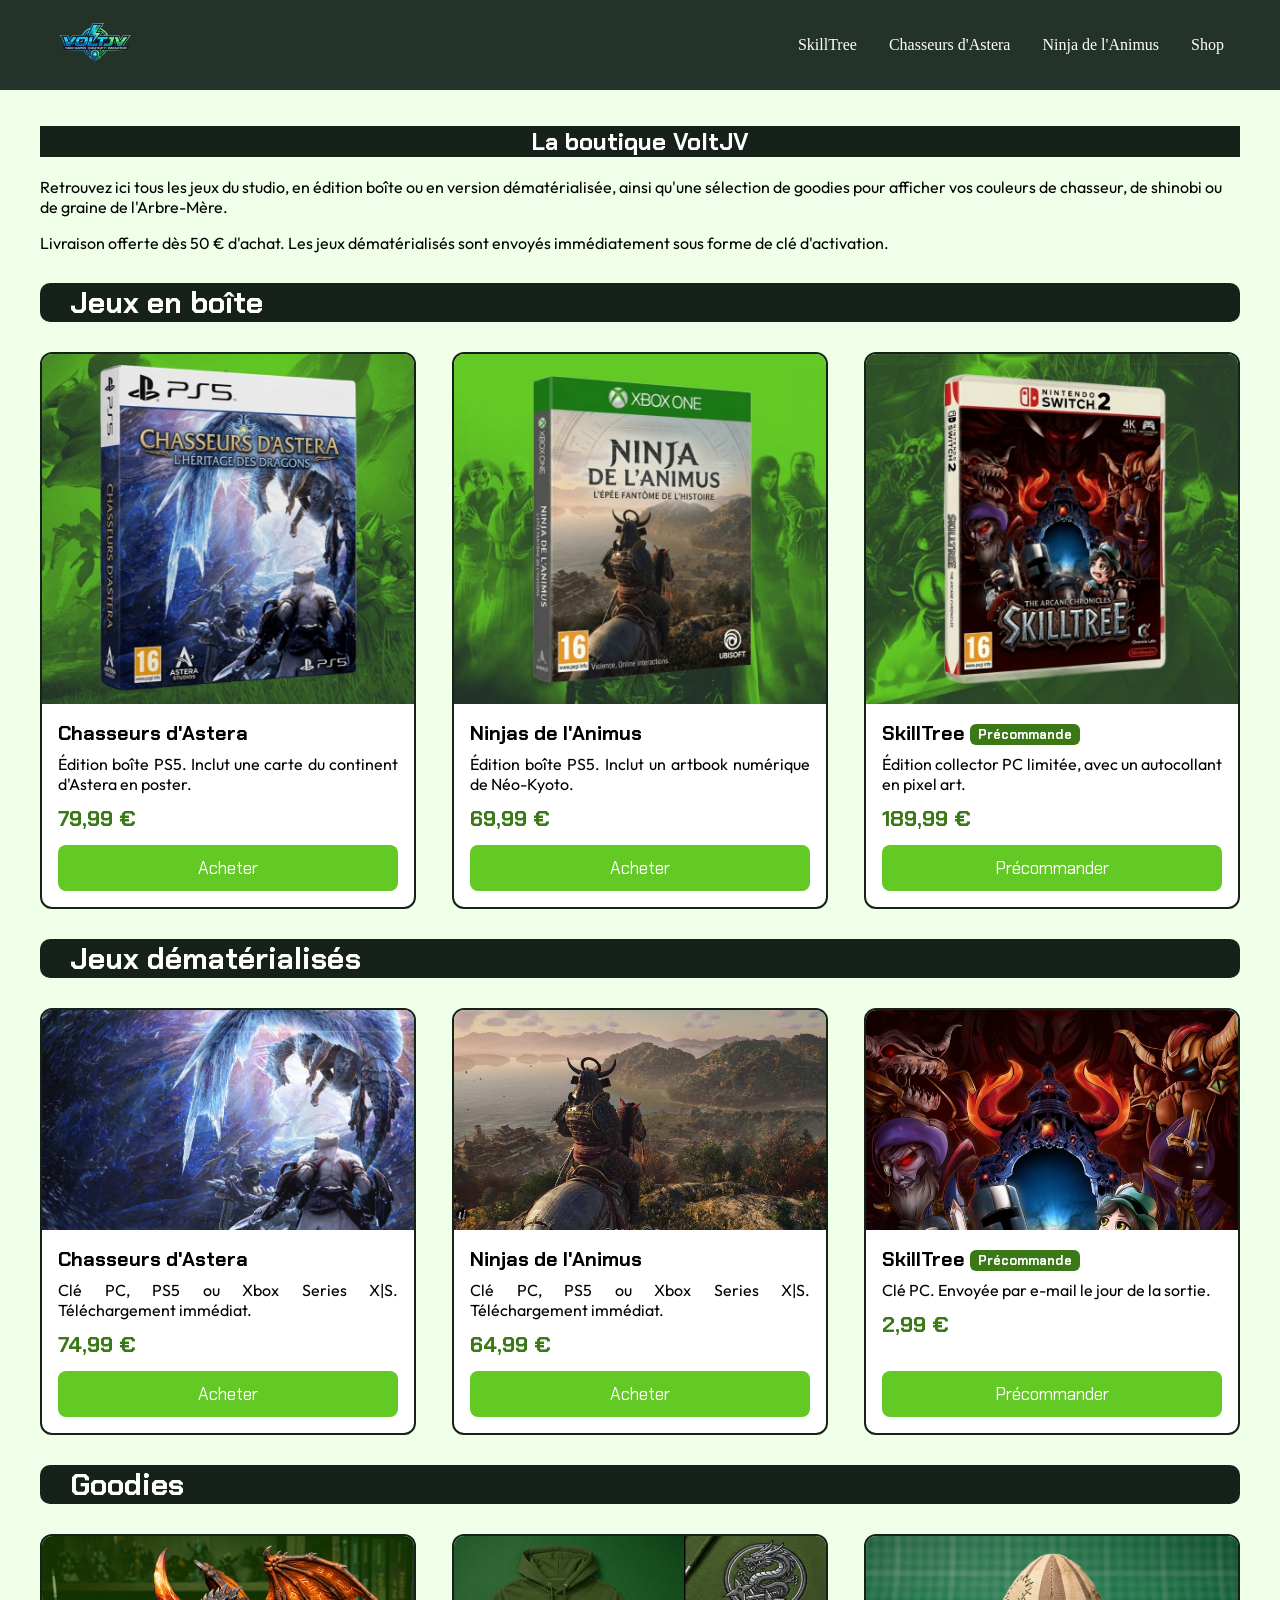
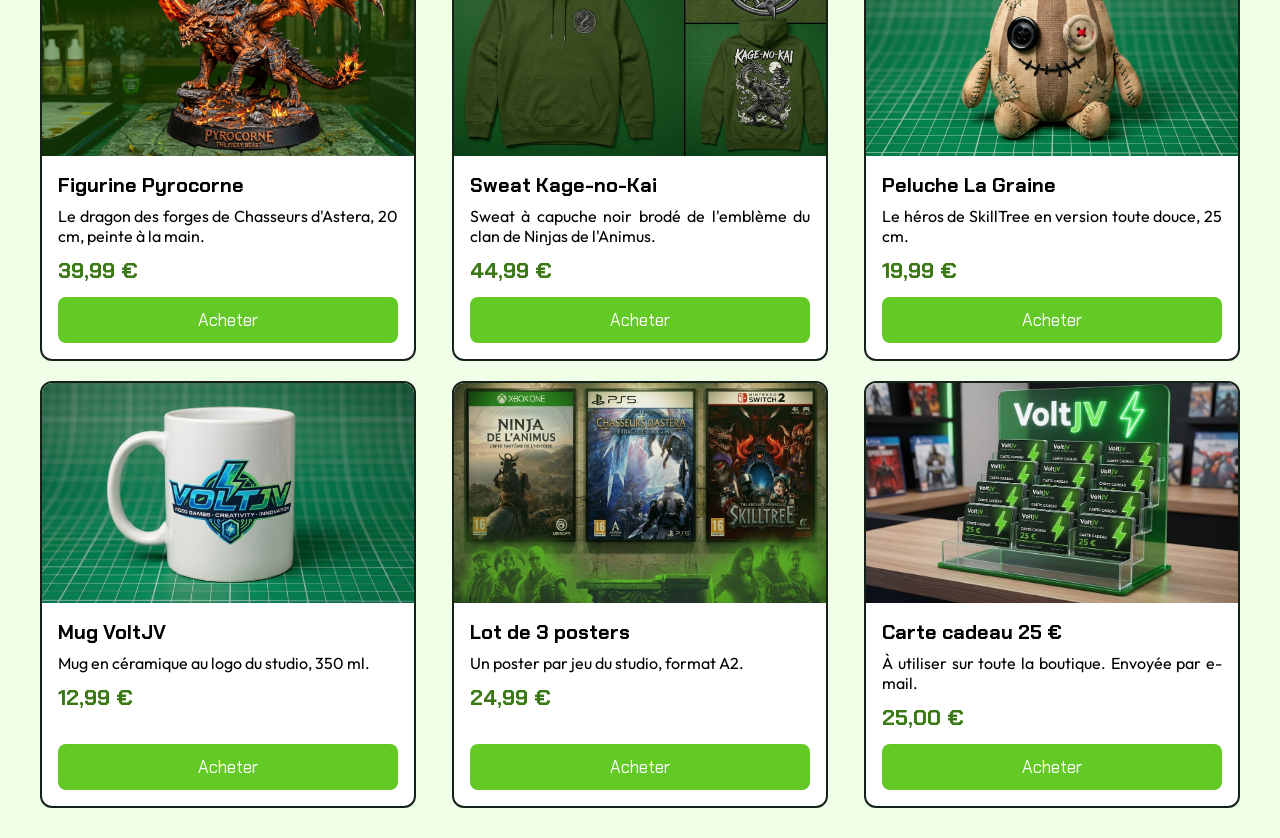
<file: pages/shop.html>
<!DOCTYPE html>
<html lang="fr">

    <nav class="main-menu">
        <section class="main-menu">
            <a href="index.html"><img id="logo-voltjv" src="../public/images/logo.png" alt="logo"></a>
            <div class="main-menu">
                <ul class="main-menu">
                    <li><a href="shop.html">Shop</a></li>
                    <li><a href="ninja_de_l_animus.html">Ninja de l'Animus</a></li>
                    <li><a href="chasseurs_d_astera.html">Chasseurs d'Astera</a></li>
                    <li><a href="skilltree.html">SkillTree</a></li>
                </ul>
            </div>
        </section>
    </nav>

    <head>
        <meta charset="UTF-8">
        <title>VoltJV</title>
        <link rel="stylesheet" href="../style/shop.css">
    </head>

    <body id="shop-page">

        <section class="introduction-page-shop">
            <h1 class="introduction-page-shop"><b>La boutique VoltJV</b></h1>
            <p class="introduction-page-shop">Retrouvez ici tous les jeux du studio, en édition boîte ou en version
                dématérialisée, ainsi qu'une sélection de goodies pour afficher vos couleurs de chasseur, de shinobi ou de graine
                de l'Arbre-Mère.</p>
            <p class="introduction-page-shop">Livraison offerte dès 50 € d'achat. Les jeux dématérialisés sont envoyés
                immédiatement sous forme de clé d'activation.</p>
        </section>

        <!-- Jeux en boîte -->
        <section class="shop-category">
            <h3 class="shop-section-title">Jeux en boîte</h3>
            <div class="product-grid">
                <article class="product-card">
                    <img src="../public/images/chasseurs-d-astera/chasseurs-d-astera-cd-et-fond.jpg" class="img-cd" alt="Boîte du jeu Chasseurs d'Astera"/>
                    <div class="product-info">
                        <h4 class="product-title">Chasseurs d'Astera</h4>
                        <p class="product-description">Édition boîte PS5. Inclut une carte du continent d'Astera en poster.</p>
                        <p class="product-price">79,99 €</p>
                        <button id="chasseurs-d-astera-box" class="buy-button" data-name="Chasseurs d'Astera (édition boîte)" data-price="79.99">Acheter</button>
                    </div>
                </article>
                <article class="product-card">
                    <img src="../public/images/ninja-de-l-animus/ninja-de-l-animus-cd-et-fond.jpg" class="img-cd" alt="Boîte du jeu Ninjas de l'Animus"/>
                    <div class="product-info">
                        <h4 class="product-title">Ninjas de l'Animus</h4>
                        <p class="product-description">Édition boîte PS5. Inclut un artbook numérique de Néo-Kyoto.</p>
                        <p class="product-price">69,99 €</p>
                        <button id="ninja-de-l-animus-box" class="buy-button" data-name="Ninjas de l'Animus (édition boîte)" data-price="69.99">Acheter</button>
                    </div>
                </article>
                <article class="product-card">
                    <img src="../public/images/skilltree/skilltree-cd-et-fond.jpg" class="img-cd" alt="Boîte du jeu SkillTree"/>
                    <div class="product-info">
                        <h4 class="product-title">SkillTree <span class="product-badge">Précommande</span></h4>
                        <p class="product-description">Édition collector PC limitée, avec un autocollant en pixel art.</p>
                        <p class="product-price">189,99 €</p>
                        <button id="skilltree-box" class="buy-button" data-name="SkillTree (édition collector, précommande)" data-price="189.99">Précommander</button>
                    </div>
                </article>
            </div>
        </section>

        <!-- Jeux dématérialisés -->
        <section class="shop-category">
            <h3 class="shop-section-title">Jeux dématérialisés</h3>
            <div class="product-grid">
                <article class="product-card">
                    <img src="../public/images/chasseurs-d-astera/chasseurs-d-astera-5.jpg" class="img-product" alt="Jaquette numérique de Chasseurs d'Astera"/>
                    <div class="product-info">
                        <h4 class="product-title">Chasseurs d'Astera</h4>
                        <p class="product-description">Clé PC, PS5 ou Xbox Series X|S. Téléchargement immédiat.</p>
                        <p class="product-price">74,99 €</p>
                        <button class="buy-button" data-name="Chasseurs d'Astera (dématérialisé)" data-price="74.99">Acheter</button>
                    </div>
                </article>
                <article class="product-card">
                    <img src="../public/images/ninja-de-l-animus/ninja-de-l-animus-4.jpg" class="img-product" alt="Jaquette numérique de Ninjas de l'Animus"/>
                    <div class="product-info">
                        <h4 class="product-title">Ninjas de l'Animus</h4>
                        <p class="product-description">Clé PC, PS5 ou Xbox Series X|S. Téléchargement immédiat.</p>
                        <p class="product-price">64,99 €</p>
                        <button class="buy-button" data-name="Ninjas de l'Animus (dématérialisé)" data-price="64.99">Acheter</button>
                    </div>
                </article>
                <article class="product-card">
                    <img src="../public/images/skilltree/skilltree-5.jpeg" class="img-product" alt="Jaquette numérique de SkillTree"/>
                    <div class="product-info">
                        <h4 class="product-title">SkillTree <span class="product-badge">Précommande</span></h4>
                        <p class="product-description">Clé PC. Envoyée par e-mail le jour de la sortie.</p>
                        <p class="product-price">2,99 €</p>
                        <button class="buy-button" data-name="SkillTree (dématérialisé, précommande)" data-price="2.99">Précommander</button>
                    </div>
                </article>
            </div>
        </section>

        <!-- Goodies -->
        <section id="goodies" class="shop-category">
            <h3 class="shop-section-title">Goodies</h3>
            <div class="product-grid">
                <article class="product-card">
                    <img src="../public/images/Autre/pyrocorne.jpg" class="img-product" alt="Figurine du monstre Pyrocorne"/>
                    <div class="product-info">
                        <h4 class="product-title">Figurine Pyrocorne</h4>
                        <p class="product-description">Le dragon des forges de Chasseurs d'Astera, 20 cm, peinte à la main.</p>
                        <p class="product-price">39,99 €</p>
                        <button class="buy-button" data-name="Figurine Pyrocorne" data-price="39.99">Acheter</button>
                    </div>
                </article>
                <article class="product-card">
                    <img src="../public/images/Autre/sweat.jpg" class="img-product" alt="Sweat à capuche du clan Kage-no-Kai"/>
                    <div class="product-info">
                        <h4 class="product-title">Sweat Kage-no-Kai</h4>
                        <p class="product-description">Sweat à capuche noir brodé de l'emblème du clan de Ninjas de l'Animus.</p>
                        <p class="product-price">44,99 €</p>
                        <button class="buy-button" data-name="Sweat Kage-no-Kai" data-price="44.99">Acheter</button>
                    </div>
                </article>
                <article class="product-card">
                    <img src="../public/images/Autre/peluche.jpg" class="img-product" alt="Peluche de la graine de SkillTree"/>
                    <div class="product-info">
                        <h4 class="product-title">Peluche La Graine</h4>
                        <p class="product-description">Le héros de SkillTree en version toute douce, 25 cm.</p>
                        <p class="product-price">19,99 €</p>
                        <button class="buy-button" data-name="Peluche La Graine" data-price="19.99">Acheter</button>
                    </div>
                </article>
                <article class="product-card">
                    <img src="../public/images/Autre/mug.jpg" class="img-product" alt="Mug VoltJV"/>
                    <div class="product-info">
                        <h4 class="product-title">Mug VoltJV</h4>
                        <p class="product-description">Mug en céramique au logo du studio, 350 ml.</p>
                        <p class="product-price">12,99 €</p>
                        <button class="buy-button" data-name="Mug VoltJV" data-price="12.99">Acheter</button>
                    </div>
                </article>
                <article class="product-card">
                    <img src="../public/images/Autre/posters.jpg" class="img-product" alt="Lot de trois posters"/>
                    <div class="product-info">
                        <h4 class="product-title">Lot de 3 posters</h4>
                        <p class="product-description">Un poster par jeu du studio, format A2.</p>
                        <p class="product-price">24,99 €</p>
                        <button class="buy-button" data-name="Lot de 3 posters" data-price="24.99">Acheter</button>
                    </div>
                </article>
                <article class="product-card">
                    <img src="../public/images/Autre/cartes.jpg" class="img-product" alt="Carte cadeau VoltJV"/>
                    <div class="product-info">
                        <h4 class="product-title">Carte cadeau 25 €</h4>
                        <p class="product-description">À utiliser sur toute la boutique. Envoyée par e-mail.</p>
                        <p class="product-price">25,00 €</p>
                        <button class="buy-button" data-name="Carte cadeau 25 €" data-price="25.00">Acheter</button>
                    </div>
                </article>
            </div>
        </section>

        <!-- Fenêtre de validation d'achat -->
        <div id="purchase-overlay" class="purchase-overlay">
            <div class="purchase-window" role="dialog" aria-modal="true" aria-labelledby="purchase-title">
                <h3 id="purchase-title" class="purchase-title">Valider votre achat</h3>

                <div id="purchase-step-confirm">
                    <p class="purchase-text">Article : <b id="purchase-product-name"></b></p>
                    <p class="purchase-text">Prix unitaire : <b id="purchase-unit-price"></b></p>
                    <label class="purchase-text" for="purchase-quantity">Quantité :</label>
                    <input type="number" id="purchase-quantity" class="purchase-quantity" min="1" max="10" value="1">
                    <p class="purchase-total">Total : <b id="purchase-total-price"></b></p>
                    <label class="purchase-text" for="purchase-email">Email :</label>
                    <input type="email" id="email-client" placeholder="Votre email">
                    <div class="purchase-buttons">
                        <button id="purchase-cancel" class="purchase-cancel">Annuler</button>
                        <button id="purchase-confirm" class="purchase-confirm" onclick="purchase_message()">Confirmer l'achat</button>
                    </div>
                </div>
                <div id="purchase-step-success" class="purchase-step-hidden">
                    <p id="purchase-message"></p>
                    <div class="purchase-buttons">
                        <button id="purchase-close" class="purchase-confirm">Fermer</button>
                    </div>
                </div>
            </div>
        </div>


    </body>

    <script src="../javascript.js"></script>

</html>
</file>
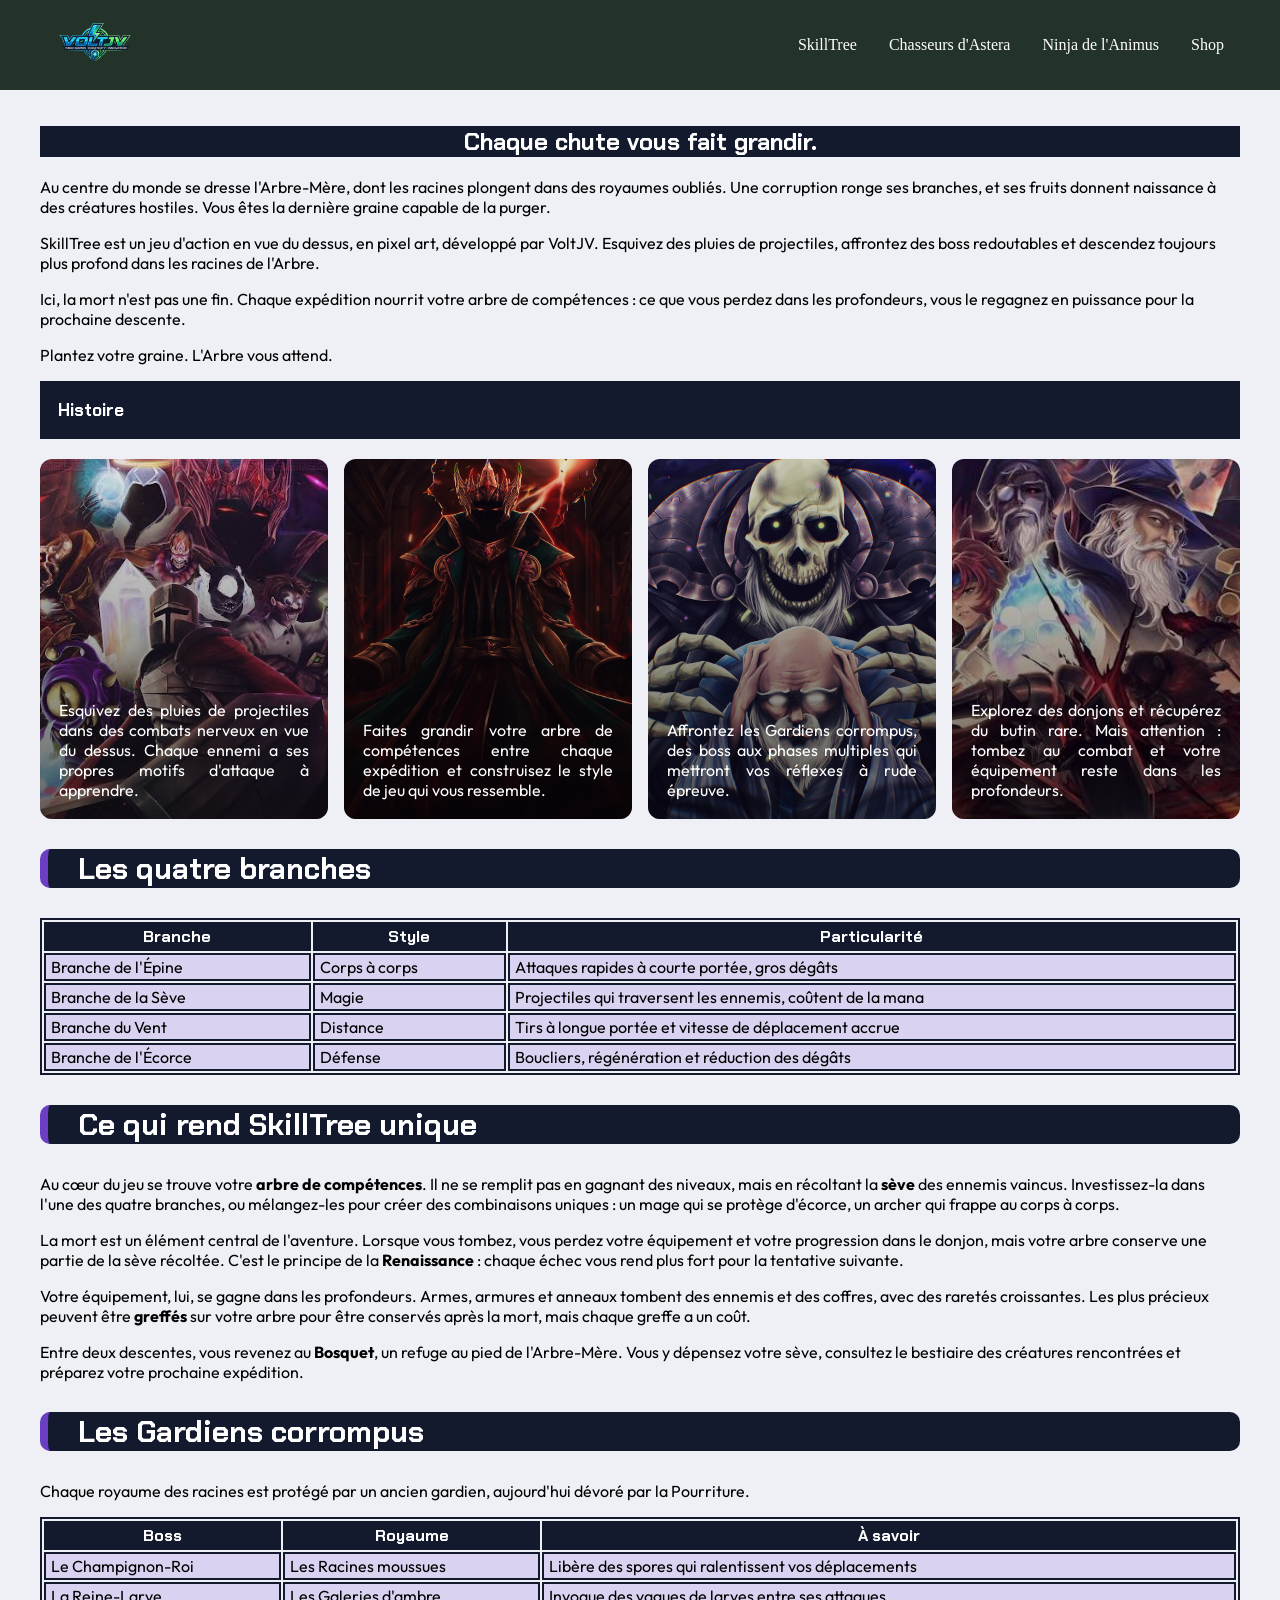
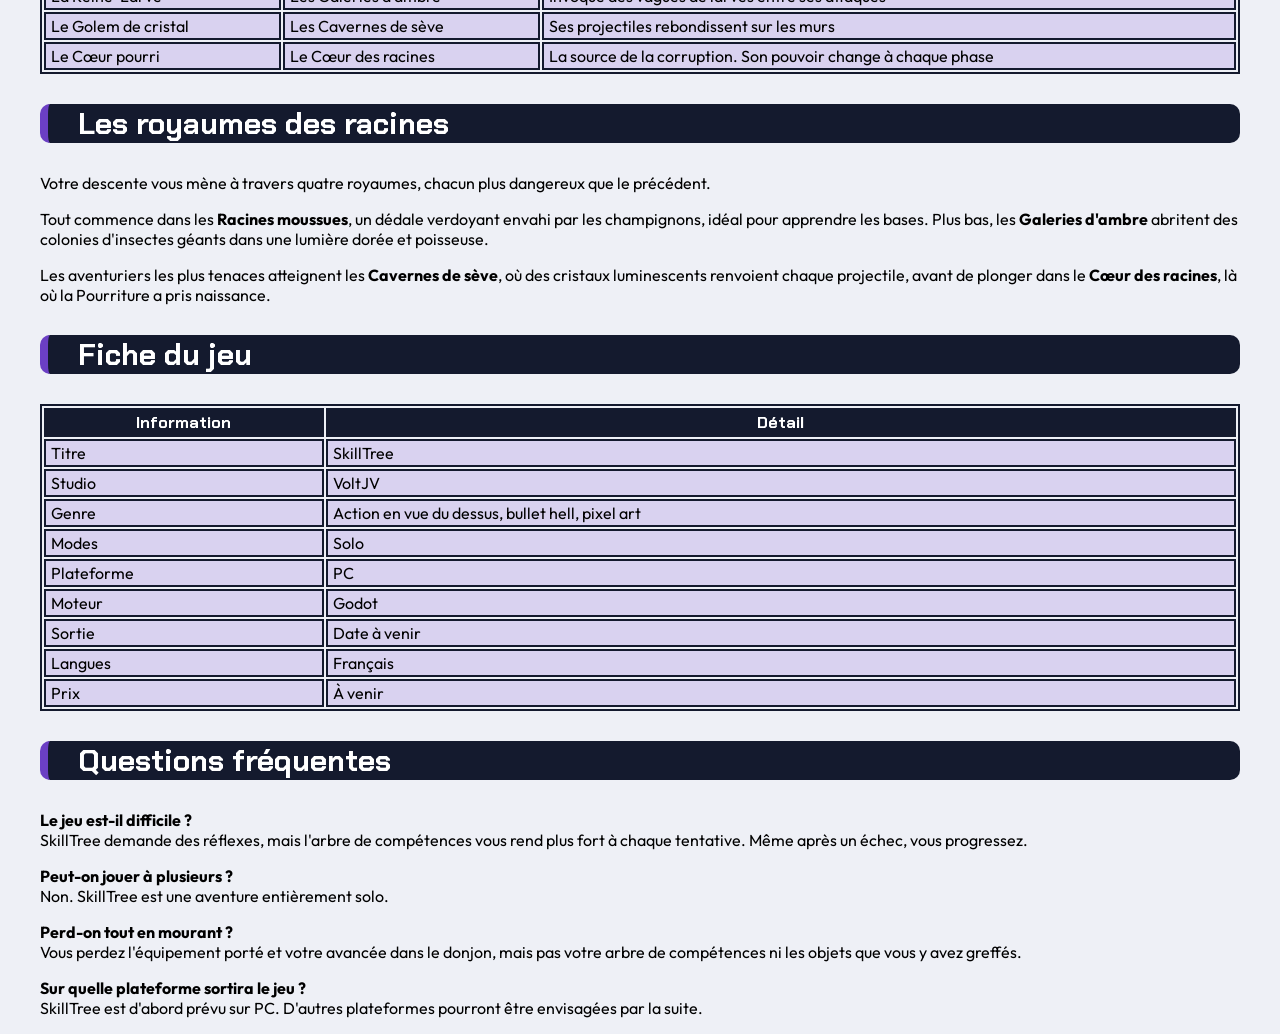
<file: pages/skilltree.html>
<!DOCTYPE html>
<html lang="fr">

    <nav class="main-menu">
        <section class="main-menu">
            <a href="index.html"><img id="logo-voltjv" src="../public/images/logo.png" alt="logo"></a>
            <div class="main-menu">
                <ul class="main-menu">
                    <li><a href="shop.html">Shop</a></li>
                    <li><a href="ninja_de_l_animus.html">Ninja de l'Animus</a></li>
                    <li><a href="chasseurs_d_astera.html">Chasseurs d'Astera</a></li>
                    <li><a href="skilltree.html">SkillTree</a></li>
                </ul>
            </div>
        </section>
    </nav>

    <head>
        <meta charset="UTF-8">
        <title>VoltJV</title>
        <link rel="stylesheet" href="../style/skilltree.css">
    </head>

    <body id="skilltree-page">

        <section class="introduction-page-skilltree">
            <h1 class="introduction-page-skilltree"><b>Chaque chute vous fait grandir.</b></h1>
            <p class="introduction-page-skilltree">Au centre du monde se dresse l'Arbre-Mère, dont les racines plongent dans
                des royaumes oubliés. Une corruption ronge ses branches, et ses fruits donnent naissance à des créatures
                hostiles. Vous êtes la dernière graine capable de la purger.</p>
            <p class="introduction-page-skilltree">SkillTree est un jeu d'action en vue du dessus, en pixel art, développé par
                VoltJV. Esquivez des pluies de projectiles, affrontez des boss redoutables et descendez toujours plus profond
                dans les racines de l'Arbre.</p>
            <p class="introduction-page-skilltree">Ici, la mort n'est pas une fin. Chaque expédition nourrit votre arbre de
                compétences : ce que vous perdez dans les profondeurs, vous le regagnez en puissance pour la prochaine descente.</p>
            <p class="introduction-page-skilltree">Plantez votre graine. L'Arbre vous attend.</p>
        </section>

        <section id="skilltree-story">
            <button class="main-accordion-story"><b>Histoire</b></button>
            <div class="story-section">
                <button class="accordion-story"><b>L'Arbre-Mère</b></button>
                <p class="story-paragraph">Depuis l'aube des temps, l'Arbre-Mère relie tous les royaumes. Ses branches portent la
                    lumière, ses racines puisent la sagesse des mondes enfouis. Chaque créature qui vit sous son feuillage lui doit
                    son existence.
                    <br>
                    <br>
                    Les anciens gardiens appelaient ses ramifications « l'Arbre des Savoirs » : chaque branche renfermait une
                    technique, chaque feuille un pouvoir, transmis à ceux qui s'en montraient dignes.</p>
                <button class="accordion-story"><b>La Pourriture</b></button>
                <p class="story-paragraph">Un jour, quelque chose s'est réveillé tout au fond des racines. Une pourriture noire
                    remonte lentement la sève, dévorant les royaumes un à un. Les fruits de l'Arbre tombent désormais gâtés, et
                    chacun libère une créature corrompue.
                    <br>
                    <br>
                    Les gardiens sont descendus affronter le mal. Aucun n'est revenu.</p>
                <button class="accordion-story"><b>La Dernière Graine</b></button>
                <p class="story-paragraph">Dans un ultime effort, l'Arbre a produit une graine pure, protégée de la corruption.
                    Cette graine, c'est vous.
                    <br>
                    <br>
                    Fragile au départ, vous grandissez à chaque descente. Chaque fois que vous tombez, l'Arbre recueille votre
                    essence et vous fait renaître, un peu plus fort. Votre mission : atteindre le cœur des racines et détruire la
                    source de la Pourriture.</p>

            </div>
        </section>

        <section class="game-mechanics-skilltree">
            <article class="game-mechanics-skilltree">
                <img src="../public/images/skilltree/skilltree-2.jpg" class="img-gameplay-skilltree" alt="Personnage esquivant des projectiles"/>
                <div class="infbox-skilltree">
                    <p class="skilltree-paragraph-infbox">Esquivez des pluies de projectiles dans des combats nerveux en vue du
                        dessus. Chaque ennemi a ses propres motifs d'attaque à apprendre.</p>
                </div>
            </article>
            <article class="game-mechanics-skilltree">
                <img src="../public/images/skilltree/skilltree-3.jpg" class="img-gameplay-skilltree" alt="Arbre de compétences"/>
                <div class="infbox-skilltree">
                    <p class="skilltree-paragraph-infbox">Faites grandir votre arbre de compétences entre chaque expédition et
                        construisez le style de jeu qui vous ressemble.</p>
                </div>
            </article>
            <article class="game-mechanics-skilltree">
                <img src="../public/images/skilltree/skilltree-4.jpg" class="img-gameplay-skilltree" alt="Combat contre un boss"/>
                <div class="infbox-skilltree">
                    <p class="skilltree-paragraph-infbox">Affrontez les Gardiens corrompus, des boss aux phases multiples qui
                        mettront vos réflexes à rude épreuve.</p>
                </div>
            </article>
            <article class="game-mechanics-skilltree">
                <img src="../public/images/skilltree/skilltree.jpg" class="img-gameplay-skilltree" alt="Personnage explorant un donjon"/>
                <div class="infbox-skilltree">
                    <p class="skilltree-paragraph-infbox">Explorez des donjons et récupérez du butin rare. Mais attention :
                        tombez au combat et votre équipement reste dans les profondeurs.</p>
                </div>
            </article>
        </section>

        <section class="branch-table">
            <h3 class="skilltree-section-title">Les quatre branches</h3>
            <table class="branch-table">
                <tr><th>Branche</th><th>Style</th><th>Particularité</th></tr>
                <tr><td>Branche de l'Épine</td><td>Corps à corps</td><td>Attaques rapides à courte portée, gros dégâts</td></tr>
                <tr><td>Branche de la Sève</td><td>Magie</td><td>Projectiles qui traversent les ennemis, coûtent de la mana</td></tr>
                <tr><td>Branche du Vent</td><td>Distance</td><td>Tirs à longue portée et vitesse de déplacement accrue</td></tr>
                <tr><td>Branche de l'Écorce</td><td>Défense</td><td>Boucliers, régénération et réduction des dégâts</td></tr>
            </table>
        </section>

        <section class="concepts-skilltree">
            <h3 class="skilltree-section-title">Ce qui rend SkillTree unique</h3>
            <p class="introduction-page-skilltree">Au cœur du jeu se trouve votre <b>arbre de compétences</b>. Il ne se remplit
                pas en gagnant des niveaux, mais en récoltant la <b>sève</b> des ennemis vaincus. Investissez-la dans l'une des
                quatre branches, ou mélangez-les pour créer des combinaisons uniques : un mage qui se protège d'écorce, un archer
                qui frappe au corps à corps.</p>
            <p class="introduction-page-skilltree">La mort est un élément central de l'aventure. Lorsque vous tombez, vous perdez
                votre équipement et votre progression dans le donjon, mais votre arbre conserve une partie de la sève récoltée.
                C'est le principe de la <b>Renaissance</b> : chaque échec vous rend plus fort pour la tentative suivante.</p>
            <p class="introduction-page-skilltree">Votre équipement, lui, se gagne dans les profondeurs. Armes, armures et
                anneaux tombent des ennemis et des coffres, avec des raretés croissantes. Les plus précieux peuvent être
                <b>greffés</b> sur votre arbre pour être conservés après la mort, mais chaque greffe a un coût.</p>
            <p class="introduction-page-skilltree">Entre deux descentes, vous revenez au <b>Bosquet</b>, un refuge au pied de
                l'Arbre-Mère. Vous y dépensez votre sève, consultez le bestiaire des créatures rencontrées et préparez votre
                prochaine expédition.</p>
        </section>

        <section class="branch-table">
            <h3 class="skilltree-section-title">Les Gardiens corrompus</h3>
            <p class="introduction-page-skilltree">Chaque royaume des racines est protégé par un ancien gardien, aujourd'hui
                dévoré par la Pourriture.</p>
            <table class="branch-table">
                <tr><th>Boss</th><th>Royaume</th><th>À savoir</th></tr>
                <tr><td>Le Champignon-Roi</td><td>Les Racines moussues</td><td>Libère des spores qui ralentissent vos déplacements</td></tr>
                <tr><td>La Reine-Larve</td><td>Les Galeries d'ambre</td><td>Invoque des vagues de larves entre ses attaques</td></tr>
                <tr><td>Le Golem de cristal</td><td>Les Cavernes de sève</td><td>Ses projectiles rebondissent sur les murs</td></tr>
                <tr><td>Le Cœur pourri</td><td>Le Cœur des racines</td><td>La source de la corruption. Son pouvoir change à chaque phase</td></tr>
            </table>
        </section>

        <section class="regions-skilltree">
            <h3 class="skilltree-section-title">Les royaumes des racines</h3>
            <p class="introduction-page-skilltree">Votre descente vous mène à travers quatre royaumes, chacun plus dangereux que
                le précédent.</p>
            <p class="introduction-page-skilltree">Tout commence dans les <b>Racines moussues</b>, un dédale verdoyant envahi par
                les champignons, idéal pour apprendre les bases. Plus bas, les <b>Galeries d'ambre</b> abritent des colonies
                d'insectes géants dans une lumière dorée et poisseuse.</p>
            <p class="introduction-page-skilltree">Les aventuriers les plus tenaces atteignent les <b>Cavernes de sève</b>, où
                des cristaux luminescents renvoient chaque projectile, avant de plonger dans le <b>Cœur des racines</b>, là où la
                Pourriture a pris naissance.</p>
        </section>

        <section class="branch-table">
            <h3 class="skilltree-section-title">Fiche du jeu</h3>
            <table class="branch-table">
                <tr><th>Information</th><th>Détail</th></tr>
                <tr><td>Titre</td><td>SkillTree</td></tr>
                <tr><td>Studio</td><td>VoltJV</td></tr>
                <tr><td>Genre</td><td>Action en vue du dessus, bullet hell, pixel art</td></tr>
                <tr><td>Modes</td><td>Solo</td></tr>
                <tr><td>Plateforme</td><td>PC</td></tr>
                <tr><td>Moteur</td><td>Godot</td></tr>
                <tr><td>Sortie</td><td>Date à venir</td></tr>
                <tr><td>Langues</td><td>Français</td></tr>
                <tr><td>Prix</td><td>À venir</td></tr>
            </table>
        </section>

        <section class="faq-skilltree">
            <h3 class="skilltree-section-title">Questions fréquentes</h3>
            <p class="introduction-page-skilltree"><b>Le jeu est-il difficile ?</b><br>
                SkillTree demande des réflexes, mais l'arbre de compétences vous rend plus fort à chaque tentative. Même après
                un échec, vous progressez.</p>
            <p class="introduction-page-skilltree"><b>Peut-on jouer à plusieurs ?</b><br>
                Non. SkillTree est une aventure entièrement solo.</p>
            <p class="introduction-page-skilltree"><b>Perd-on tout en mourant ?</b><br>
                Vous perdez l'équipement porté et votre avancée dans le donjon, mais pas votre arbre de compétences ni les
                objets que vous y avez greffés.</p>
            <p class="introduction-page-skilltree"><b>Sur quelle plateforme sortira le jeu ?</b><br>
                SkillTree est d'abord prévu sur PC. D'autres plateformes pourront être envisagées par la suite.</p>
        </section>


    </body>

    <script src="../javascript.js"></script>

</html>
</file>
<file: style/index.css>
/*Import des éléments externes*/

@import url("https://fonts.googleapis.com/css2?family=Chakra+Petch:wght@400;600;700&display=swap");
@import url('https://fonts.googleapis.com/css2?family=Outfit:wght@100..900&display=swap');


/* Modifications de toute la page*/

body {
    background: #f0ffe7;
    max-width: 1200px;
    margin-left: auto;
    margin-right: auto;
    margin-top: 14vh;
}


/*Modifications du menu nav*/

nav.main-menu {
    width: 100%;
    height: 10vh;
    display: flex;
    justify-content: center;
    overflow: visible;
    background-color: #233329;
    position: fixed;
    z-index: 1000;
    align-items: center;
    left: 0;
    top: 0;
}

section.main-menu {
    display: flex;
    overflow: hidden;
    width: 100%;
    max-width: 1200px;
    justify-content: space-between;
}

div.main-menu {
    display: flex;
    width: 80%;
    justify-content: end;
    align-items: center;
}

img#logo-voltjv {
    max-height: 100%;
    max-width: 110px;
}

ul.main-menu {
    list-style-type: none;
    margin: 0;
    padding: 0;
    overflow: hidden;
    top: 0;
    width: 80%;
}

ul.main-menu li {
    float: right;
}

ul.main-menu li a {
    display: block;
    color: white;
    text-align: center;
    padding: 14px 16px;
    text-decoration: none;
    font-family: "Copperplate", fantasy, serif;
}

ul.main-menu li a:hover {
    background-color: #16211a;
}


/*Contenu principal*/

section.games {
    width:100%;
    display: flex;
    justify-content: space-between;
    overflow:auto;
}

article.games-card {
    position: relative;
    overflow: hidden;
    border-radius: 12px;
    background-color: #000000;
    width: 30%;
}

section.shop-presentation {
    width:100%;
    display: flex;
    justify-content: space-around;
    overflow:auto;
    padding-top: 15px;
    padding-bottom: 15px;
}

div.shopbox {
    width: 20%;
    float:left;
    border-radius: 8px;
    padding-left: 10px;
    padding-right: 10px;
    background-color: #62C925;
    box-shadow: 0px 0px 8px 0 rgba(0, 0, 0, 0.5), 0px 0px 20px 0 rgba(0, 0, 0, 0.4);
    outline-color: #233329;
    outline-style: solid;
    outline-width: 4px;
    display: flex;
    flex-direction: column;
}

img.article-shop {
    width: 100%;
}

img.img-card {
    display: block;
    width: 100%;
    height: 100%;
    object-fit: cover;
    transition: transform 0.4s ease;
}

button.command-shop-button {
    width: 100%;
    border-radius: 8px;
    color: white;
    font-size: 20px;
    font-family: "Chakra Petch", sans-serif;
    background-color: #233329;
    text-align: center;
    margin-bottom: 10px;
    margin-top: auto;
    transition: transform 0.4s ease;
}

button.command-shop-button:hover {
    transform: scale(1.08);
}

div.infbox {
    position: absolute;
    inset: 0;
    display: flex;
    flex-direction: column;
    justify-content: flex-end;
    padding: 1.2rem;
    color: #fff;
    background: linear-gradient(to top, rgba(0, 0, 0, 0.85), rgba(0, 0, 0, 0.3));
    opacity: 0;
    transition: opacity 0.4s ease;
}

div.infbox > * {
    transform: translateY(15px);
    transition: transform 0.4s ease;
}

.games-card:hover .img-card, .games-link-card:focus-visible .img-card {
    transform: scale(1.08);
}

.games-card:hover .infbox, .games-link-card:focus-visible .infbox {
    opacity: 1;
}

.games-card:hover .infbox > *, .games-link-card:focus-visible .infbox > * {
    transform: translateY(0);
}

div.nouveaute {
    background-color: #62C925;
    border-radius: 10px;
    padding-top: 1px;
    padding-bottom: 1px;
    margin-bottom: 10px;
    outline-color: #233329;
    outline-style: solid;
    outline-width: 4px;
}


/*Modifications de liens cliquables*/

.games-link-card {
    position: relative;
    color: inherit;
    text-decoration: none;
}


/*Modifications de textes*/

h1 {
    text-align: justify;
    font-family: "Chakra Petch", sans-serif;
}

h1.introduction-text-main-page {
    text-align: center;
    color: white;
    background-color: #233329;
}

h2 {
    text-align: justify;
}

h3 {
    font-size: 30px;
    font-family: "Chakra Petch", sans-serif;
    text-align: justify;
}

h3.actualite-presentation {
    font-family: "Chakra Petch", sans-serif;
    color: white;
    text-indent: 30px;
    background-color: #233329;
    border-radius: 10px;
}

h3.games-presentation {
    font-family: "Chakra Petch", sans-serif;
    color: white;
    text-indent: 30px;
    background-color: #233329;
    border-radius: 10px;
}

h3.shop-presentation-title {
    font-family: "Chakra Petch", sans-serif;
    color: white;
    text-indent: 30px;
    background-color: #233329;
    border-radius: 10px;
}


h4 {
    font-size: 25px;
    font-family: "Chakra Petch", sans-serif;
    text-align: justify;
}

h4.actu-title-infbox {
    font-size: 20px;
    line-height: 0;
    font-family: "Chakra Petch", sans-serif;
    text-indent: 15px;
}

h4.article-title {
    font-size: 20px;
    font-family: "Chakra Petch", sans-serif;
}

h4.game-title-infbox {
    color: white;
    margin: 0;
    
}

h5 {
    text-align: justify;
}

p {
    font-size: 16px;
    font-family: "Outfit", sans-serif;
    text-align: justify;
}

p.article-price {
    font-family: "Copperplate", fantasy, serif;
    font-size: 18px;
}

p.actu-paragraph-infbox {
    line-height: 0.5;
    text-indent: 30px;
    align-content: justify;
}

p.game-paragraph-infbox {
    text-decoration: none;
    color: white;
}


/*Adaptation au support de consultation*/

@media (hover: none) {
    .infbox { opacity: 1; }
    .infbox > * { transform: none; }
}
</file>
<file: style/assistance.css>
/*Import des éléments externes*/

@import url("https://fonts.googleapis.com/css2?family=Chakra+Petch:wght@400;600;700&display=swap");
@import url('https://fonts.googleapis.com/css2?family=Outfit:wght@100..900&display=swap');


/* Modifications de toute la page*/

body {
    background: #f0ffe7;
    max-width: 1200px;
    margin-left: auto;
    margin-right: auto;
    margin-top: 14vh;
}


/*Modifications du menu nav*/

nav.main-menu {
    width: 100%;
    height: 10vh;
    display: flex;
    justify-content: center;
    overflow: visible;
    background-color: #233329;
    position: fixed;
    z-index: 1000;
    align-items: center;
    left: 0;
    top: 0;
}

section.main-menu {
    display: flex;
    overflow: hidden;
    width: 100%;
    max-width: 1200px;
    justify-content: space-between;
}

div.main-menu {
    display: flex;
    width: 80%;
    justify-content: end;
    align-items: center;
}

img#logo-voltjv {
    max-height: 100%;
    max-width: 110px;
}

ul.main-menu {
    list-style-type: none;
    margin: 0;
    padding: 0;
    overflow: hidden;
    top: 0;
    width: 80%;
}

ul.main-menu li {
    float: right;
}

ul.main-menu li a {
    display: block;
    color: white;
    text-align: center;
    padding: 14px 16px;
    text-decoration: none;
    font-family: "Copperplate", fantasy, serif;
}

ul.main-menu li a:hover {
    background-color: #16211a;
}


/*Modifications principales*/
div.help-text {
    margin-bottom: 40px;
}

div.help-form {
    display: flex;
    max-width: 1200px;
    justify-content: center;
}

form.help-form {
    background-color: #62C925;
    padding: 20px;
    width: 600px;
    border-radius: 10px;
    outline-color: #233329;
    outline-style: solid;
    outline-width: 4px;
    display: flex;
    justify-content: center;
    flex-direction: column;
}

input.help-form {
    width: 600px;
    height: 30px;
    border-radius: 5px;
    outline-color: #233329;
    outline-style: solid;
    outline-width: 2px;
}


/*Fenêtre de validation*/

div.submit-overlay {
    display: none;
    position: fixed;
    inset: 0;
    z-index: 2000;
    justify-content: center;
    align-items: center;
    background-color: rgba(0, 0, 0, 0.6);
}

div.submit-overlay-visible {
    display: flex;
}

div.submit-window {
    width: 90%;
    max-width: 450px;
    padding: 1.5rem;
    border-radius: 12px;
    border-top: 8px solid #62C925;
    background-color: #f0ffe7;
}

.submit-step-hidden {
    display: none;
}

button.submit-confirm {
    cursor: pointer;
    padding: 10px 18px;
    border: none;
    border-radius: 8px;
    transition: 0.4s;
    font-family: "Chakra Petch", sans-serif;
    font-size: 16px;
    background-color: #62C925;
    color: #ffffff;
}

button.submit-confirm:hover {
    background-color: #3a7915;
}


/*Modification de textes*/

h1 {
    font-family: "Chakra Petch", sans-serif;
}

h1.help-text {
    text-align: center;
    color: white;
    background-color: #16211a;
}


h2 {
    font-family: "Chakra Petch", sans-serif;
}

h3 {
    font-family: "Chakra Petch", sans-serif;
    font-size: 30px;
}

h3.help-form {
    background-color: #233329;
    border-radius: 10px;
    color: white;
    text-align: center;
}

h4 {
    font-family: "Chakra Petch", sans-serif;
}

h5 {
    font-family: "Chakra Petch", sans-serif;
}

h6 {
    font-family: "Chakra Petch", sans-serif;
}

p {
    font-family: "Outfit";
    text-align: justify;
}

p#hidden-phone {
    color: #f0ffe7;
}

label {
    font-family: "Chakra Petch", sans-serif;
    padding: 2px 5px;
    border-radius: 2px;
    margin-bottom: 5px;
    text-shadow: 2px 2px 5px #233329;
    text-transform: uppercase;
}

input#submit-help {
    font-family: "Outfit";
    font-size: 18px;
    height: 30px;
}

input ::placeholder {
    font-family: "Outfit";
}
</file>
<file: style/chasseurs-d-astera.css>
/*Import des éléments externes*/

@import url("https://fonts.googleapis.com/css2?family=Chakra+Petch:wght@400;600;700&display=swap");
@import url('https://fonts.googleapis.com/css2?family=Outfit:wght@100..900&display=swap');


/* Modifications de toute la page*/

body {
    background: #f0ffe7;
    max-width: 1200px;
    margin-left: auto;
    margin-right: auto;
    margin-top: 14vh;
}


/*Modifications du menu nav*/

nav.main-menu {
    width: 100%;
    height: 10vh;
    display: flex;
    justify-content: center;
    overflow: visible;
    background-color: #233329;
    position: fixed;
    z-index: 1000;
    align-items: center;
    left: 0;
    top: 0;
}

section.main-menu {
    display: flex;
    overflow: hidden;
    width: 100%;
    max-width: 1200px;
    justify-content: space-between;
}

div.main-menu {
    display: flex;
    width: 80%;
    justify-content: end;
    align-items: center;
}

img#logo-voltjv {
    max-height: 100%;
    max-width: 110px;
}

ul.main-menu {
    list-style-type: none;
    margin: 0;
    padding: 0;
    overflow: hidden;
    top: 0;
    width: 80%;
}

ul.main-menu li {
    float: right;
}

ul.main-menu li a {
    display: block;
    color: white;
    text-align: center;
    padding: 14px 16px;
    text-decoration: none;
    font-family: "Copperplate", fantasy, serif;
}

ul.main-menu li a:hover {
    background-color: #16211a;
}


/*Contenu principal*/

/*Accordéon de l'histoire*/

section#chasseurs-d-astera-story {
    margin-bottom: 20px;
}

button.main-accordion-story {
    background-color: #233329;
    color: #ffffff;
    cursor: pointer;
    padding: 18px;
    width: 100%;
    text-align: left;
    border: none;
    outline: none;
    transition: 0.4s;
    font-family: "Chakra Petch", sans-serif;
    font-size: 17px;
}

.active-main-accordion, button.main-accordion-story:hover {
    background-color: #16211a;
}

div.story-section {
    padding: 0 18px;
    display: none;
    overflow: hidden;
}

button.accordion-story {
    background-color: #62C925;
    color: #ffffff;
    cursor: pointer;
    padding: 18px;
    width: 100%;
    text-align: left;
    border: none;
    outline: none;
    transition: 0.4s;
    font-family: "Chakra Petch", sans-serif;
    font-size: 17px;
}

.active-accordion, button.accordion-story:hover {
    background-color: #3a7915;
}


/*Modifications principales*/

section.game-mechanics {
    width:100%;
    display: flex;
    justify-content: space-between;
    overflow:auto;
}

article.game-mechanics {
    position: relative;
    overflow: hidden;
    border-radius: 12px;
    background-color: #000000;
    width: 24%;
    height: 40vh;
}

div.infbox {
    position: absolute;
    inset: 0;
    display: flex;
    flex-direction: column;
    justify-content: flex-end;
    padding: 1.2rem;
    color: #fff;
    background: linear-gradient(to top, rgba(0, 0, 0, 0.5), rgba(0, 0, 0, 0.1));
}

img.img-gameplay {
    display: block;
    width: 100%;
    height: 100%;
    object-fit: cover;
    transition: transform 0.4s ease;
}

table.weapon-table {
    width: 100%;
    border: 2px solid;
    border-color: #16211a;
}

table.weapon-table th {
    background-color:#16211a;
    color: white;
    border: 2px solid;
    border-color: #16211a;
}

table.weapon-table td {
    background-color:#62C925;
    border: 2px solid;
    border-color: #16211a;
}


/*Modifications de textes*/

h1 {
    font-family: "Chakra Petch", sans-serif;
}

h1.introduction-page-chasseurs-d-astera {
    text-align: center;
    color: white;
    background-color: #16211a;
}


h2 {
    font-family: "Chakra Petch", sans-serif;
}

h3 {
    font-family: "Chakra Petch", sans-serif;
    font-size: 30px;
}

h3.section-title {
    font-family: "Chakra Petch", sans-serif;
    color: white;
    text-indent: 30px;
    background-color: #16211a;
    border-radius: 10px;
}

h4 {
    font-family: "Chakra Petch", sans-serif;
}

h4.game-title-infbox {
    color: white;
    margin: 0;
}

h5 {
    font-family: "Chakra Petch", sans-serif;
}

h6 {
    font-family: "Chakra Petch", sans-serif;
}

p {
    font-family: "Outfit";
}

p.story-paragraph {
    padding: 0 18px;
    display: none;
    overflow: hidden;
}

p.game-paragraph-infbox {
    color: white;
    margin: 0;
    text-align: justify;
}

td {
    font-family: "Outfit";
    padding: 2px 5px;
}

th {
    font-family: "Chakra Petch", sans-serif;
    padding: 2px 0px;
}
</file>
<file: style/ninja-de-l-animus.css>
/*Import des éléments externes*/

@import url("https://fonts.googleapis.com/css2?family=Chakra+Petch:wght@400;600;700&display=swap");
@import url('https://fonts.googleapis.com/css2?family=Outfit:wght@100..900&display=swap');


/* Modifications de toute la page*/

body {
    background: #f4efe6;
    max-width: 1200px;
    margin-left: auto;
    margin-right: auto;
    margin-top: 14vh;
}


/*Modifications du menu nav*/

nav.main-menu {
    width: 100%;
    height: 10vh;
    display: flex;
    justify-content: center;
    overflow: visible;
    background-color: #233329;
    position: fixed;
    z-index: 1000;
    align-items: center;
    left: 0;
    top: 0;
}

section.main-menu {
    display: flex;
    overflow: hidden;
    width: 100%;
    max-width: 1200px;
    justify-content: space-between;
}

div.main-menu {
    display: flex;
    width: 80%;
    justify-content: end;
    align-items: center;
}

img#logo-voltjv {
    max-height: 100%;
    max-width: 110px;
}

ul.main-menu {
    list-style-type: none;
    margin: 0;
    padding: 0;
    overflow: hidden;
    top: 0;
    width: 80%;
}

ul.main-menu li {
    float: right;
}

ul.main-menu li a {
    display: block;
    color: white;
    text-align: center;
    padding: 14px 16px;
    text-decoration: none;
    font-family: "Copperplate", fantasy, serif;
}

ul.main-menu li a:hover {
    background-color: #16211a;
}


/*Contenu principal*/

/*Accordéon de l'histoire*/

section#ninja-de-l-animus-story {
    margin-bottom: 20px;
}

button.main-accordion-story {
    background-color: #1a1414;
    color: #ffffff;
    cursor: pointer;
    padding: 18px;
    width: 100%;
    text-align: left;
    border: none;
    outline: none;
    transition: 0.4s;
    font-family: "Chakra Petch", sans-serif;
    font-size: 17px;
}

.active-main-accordion, button.main-accordion-story:hover {
    background-color: #0d0a0a;
}

div.story-section {
    padding: 0 18px;
    display: none;
    overflow: hidden;
}

button.accordion-story {
    background-color: #b3202a;
    color: #ffffff;
    cursor: pointer;
    padding: 18px;
    width: 100%;
    text-align: left;
    border: none;
    outline: none;
    transition: 0.4s;
    font-family: "Chakra Petch", sans-serif;
    font-size: 17px;
}

.active-accordion, button.accordion-story:hover {
    background-color: #7a1219;
}


/*Modifications principales*/

section.game-mechanics-ninja {
    width:100%;
    display: flex;
    justify-content: space-between;
    overflow:auto;
}

article.game-mechanics-ninja {
    position: relative;
    overflow: hidden;
    border-radius: 12px;
    background-color: #000000;
    width: 24%;
    height: 40vh;
}

div.infbox-ninja {
    position: absolute;
    inset: 0;
    display: flex;
    flex-direction: column;
    justify-content: flex-end;
    padding: 1.2rem;
    color: #fff;
    background: linear-gradient(to top, rgba(0, 0, 0, 0.6), rgba(0, 0, 0, 0.1));
}

img.img-gameplay-ninja {
    display: block;
    width: 100%;
    height: 100%;
    object-fit: cover;
    transition: transform 0.4s ease;
}

table.arsenal-table {
    width: 100%;
    border: 2px solid;
    border-color: #1a1414;
}

table.arsenal-table th {
    background-color:#1a1414;
    color: white;
    border: 2px solid;
    border-color: #1a1414;
}

table.arsenal-table td {
    background-color:#e8d9c4;
    border: 2px solid;
    border-color: #1a1414;
}


/*Modifications de textes*/

h1 {
    font-family: "Chakra Petch", sans-serif;
}

h1.introduction-page-ninja-de-l-animus {
    text-align: center;
    color: white;
    background-color: #1a1414;
}


h2 {
    font-family: "Chakra Petch", sans-serif;
}

h3 {
    font-family: "Chakra Petch", sans-serif;
    font-size: 30px;
}

h3.ninja-section-title {
    font-family: "Chakra Petch", sans-serif;
    color: white;
    text-indent: 30px;
    background-color: #1a1414;
    border-left: 8px solid #b3202a;
    border-radius: 10px;
}

h4 {
    font-family: "Chakra Petch", sans-serif;
}

h4.ninja-title-infbox {
    color: white;
    margin: 0;
}

h5 {
    font-family: "Chakra Petch", sans-serif;
}

h6 {
    font-family: "Chakra Petch", sans-serif;
}

p {
    font-family: "Outfit";
}

p.story-paragraph {
    padding: 0 18px;
    display: none;
    overflow: hidden;
}

p.ninja-paragraph-infbox {
    color: white;
    margin: 0;
    text-align: justify;
}

td {
    font-family: "Outfit";
    padding: 2px 5px;
}

th {
    font-family: "Chakra Petch", sans-serif;
    padding: 2px 0px;
}
</file>
<file: style/shop.css>
/*Import des éléments externes*/

@import url("https://fonts.googleapis.com/css2?family=Chakra+Petch:wght@400;600;700&display=swap");
@import url('https://fonts.googleapis.com/css2?family=Outfit:wght@100..900&display=swap');


/* Modifications de toute la page*/

body {
    background: #f0ffe7;
    max-width: 1200px;
    margin-left: auto;
    margin-right: auto;
    margin-top: 14vh;
}


/*Modifications du menu nav*/

nav.main-menu {
    width: 100%;
    height: 10vh;
    display: flex;
    justify-content: center;
    overflow: visible;
    background-color: #233329;
    position: fixed;
    z-index: 1000;
    align-items: center;
    left: 0;
    top: 0;
}

section.main-menu {
    display: flex;
    overflow: hidden;
    width: 100%;
    max-width: 1200px;
    justify-content: space-between;
}

div.main-menu {
    display: flex;
    width: 80%;
    justify-content: end;
    align-items: center;
}

img#logo-voltjv {
    max-height: 100%;
    max-width: 110px;
}

ul.main-menu {
    list-style-type: none;
    margin: 0;
    padding: 0;
    overflow: hidden;
    top: 0;
    width: 80%;
}

ul.main-menu li {
    float: right;
}

ul.main-menu li a {
    display: block;
    color: white;
    text-align: center;
    padding: 14px 16px;
    text-decoration: none;
    font-family: "Copperplate", fantasy, serif;
}

ul.main-menu li a:hover {
    background-color: #16211a;
}


/*Contenu principal*/

section.shop-category {
    margin-bottom: 30px;
}


/*Grille de produits*/

div.product-grid {
    display: flex;
    flex-wrap: wrap;
    justify-content: space-between;
    gap: 20px;
}

article.product-card {
    width: 31%;
    display: flex;
    flex-direction: column;
    overflow: hidden;
    border-radius: 12px;
    border: 2px solid #16211a;
    background-color: #ffffff;
    transition: transform 0.3s ease;
}

article.product-card:hover {
    transform: translateY(-5px);
}

img.img-cd {
    display: block;
    width: 100%;
    height: 350px;
    object-fit: cover;
    background-color: #233329;
}

img.img-product {
    display: block;
    width: 100%;
    height: 220px;
    object-fit: cover;
    background-color: #233329;
}

div.product-info {
    display: flex;
    flex-direction: column;
    flex-grow: 1;
    padding: 1rem;
}

span.product-badge {
    font-size: 13px;
    color: #ffffff;
    background-color: #3a7915;
    border-radius: 6px;
    padding: 2px 8px;
    vertical-align: middle;
}

button.buy-button {
    margin-top: auto;
    background-color: #62C925;
    color: #ffffff;
    cursor: pointer;
    padding: 12px;
    border: none;
    border-radius: 8px;
    transition: 0.4s;
    font-family: "Chakra Petch", sans-serif;
    font-size: 17px;
}

button.buy-button:hover {
    background-color: #3a7915;
}


/*Fenêtre de validation d'achat*/

div.purchase-overlay {
    display: none;
    position: fixed;
    inset: 0;
    z-index: 2000;
    justify-content: center;
    align-items: center;
    background-color: rgba(0, 0, 0, 0.6);
}

div.purchase-overlay-visible {
    display: flex;
}

div.purchase-window {
    width: 90%;
    max-width: 450px;
    padding: 1.5rem;
    border-radius: 12px;
    border-top: 8px solid #62C925;
    background-color: #f0ffe7;
}

.purchase-step-hidden {
    display: none;
}

input.purchase-quantity {
    width: 60px;
    margin-left: 10px;
    padding: 5px;
    border: 2px solid #16211a;
    border-radius: 6px;
    font-family: "Outfit";
}

div.purchase-buttons {
    display: flex;
    justify-content: flex-end;
    gap: 10px;
    margin-top: 20px;
}

button.purchase-confirm, button.purchase-cancel {
    cursor: pointer;
    padding: 10px 18px;
    border: none;
    border-radius: 8px;
    transition: 0.4s;
    font-family: "Chakra Petch", sans-serif;
    font-size: 16px;
}

button.purchase-confirm {
    background-color: #62C925;
    color: #ffffff;
}

button.purchase-confirm:hover {
    background-color: #3a7915;
}

button.purchase-cancel {
    background-color: #233329;
    color: #ffffff;
}

button.purchase-cancel:hover {
    background-color: #16211a;
}


/*Modifications de textes*/

h1 {
    font-family: "Chakra Petch", sans-serif;
}

h1.introduction-page-shop {
    text-align: center;
    color: white;
    background-color: #16211a;
}

h3 {
    font-family: "Chakra Petch", sans-serif;
    font-size: 30px;
}

h3.shop-section-title {
    font-family: "Chakra Petch", sans-serif;
    color: white;
    text-indent: 30px;
    background-color: #16211a;
    border-radius: 10px;
}

h3.purchase-title {
    margin-top: 0;
    font-size: 24px;
    color: #16211a;
}

h4.product-title {
    font-family: "Chakra Petch", sans-serif;
    font-size: 20px;
    margin: 0 0 8px 0;
}

label.purchase-text {
    font-family: "Outfit";
}

p {
    font-family: "Outfit";
}

p.product-description {
    margin: 0 0 10px 0;
    text-align: justify;
}

p.product-price {
    font-family: "Chakra Petch", sans-serif;
    font-size: 22px;
    font-weight: 700;
    color: #3a7915;
    margin: 0 0 12px 0;
}

p.purchase-total {
    font-family: "Chakra Petch", sans-serif;
    font-size: 20px;
    color: #3a7915;
}
</file>
<file: style/skilltree.css>
/*Import des éléments externes*/

@import url("https://fonts.googleapis.com/css2?family=Chakra+Petch:wght@400;600;700&display=swap");
@import url('https://fonts.googleapis.com/css2?family=Outfit:wght@100..900&display=swap');


/* Modifications de toute la page*/

body {
    background: #eef0f6;
    max-width: 1200px;
    margin-left: auto;
    margin-right: auto;
    margin-top: 14vh;
}


/*Modifications du menu nav*/

nav.main-menu {
    width: 100%;
    height: 10vh;
    display: flex;
    justify-content: center;
    overflow: visible;
    background-color: #233329;
    position: fixed;
    z-index: 1000;
    align-items: center;
    left: 0;
    top: 0;
}

section.main-menu {
    display: flex;
    overflow: hidden;
    width: 100%;
    max-width: 1200px;
    justify-content: space-between;
}

div.main-menu {
    display: flex;
    width: 80%;
    justify-content: end;
    align-items: center;
}

img#logo-voltjv {
    max-height: 100%;
    max-width: 110px;
}

ul.main-menu {
    list-style-type: none;
    margin: 0;
    padding: 0;
    overflow: hidden;
    top: 0;
    width: 80%;
}

ul.main-menu li {
    float: right;
}

ul.main-menu li a {
    display: block;
    color: white;
    text-align: center;
    padding: 14px 16px;
    text-decoration: none;
    font-family: "Copperplate", fantasy, serif;
}

ul.main-menu li a:hover {
    background-color: #16211a;
}


/*Contenu principal*/

/*Accordéon de l'histoire*/

section#skilltree-story {
    margin-bottom: 20px;
}

button.main-accordion-story {
    background-color: #141a2e;
    color: #ffffff;
    cursor: pointer;
    padding: 18px;
    width: 100%;
    text-align: left;
    border: none;
    outline: none;
    transition: 0.4s;
    font-family: "Chakra Petch", sans-serif;
    font-size: 17px;
}

.active-main-accordion, button.main-accordion-story:hover {
    background-color: #0a0e1a;
}

div.story-section {
    padding: 0 18px;
    display: none;
    overflow: hidden;
}

button.accordion-story {
    background-color: #6b3fc4;
    color: #ffffff;
    cursor: pointer;
    padding: 18px;
    width: 100%;
    text-align: left;
    border: none;
    outline: none;
    transition: 0.4s;
    font-family: "Chakra Petch", sans-serif;
    font-size: 17px;
}

.active-accordion, button.accordion-story:hover {
    background-color: #4a2a8a;
}


/*Modifications principales*/

section.game-mechanics-skilltree {
    width:100%;
    display: flex;
    justify-content: space-between;
    overflow:auto;
}

article.game-mechanics-skilltree {
    position: relative;
    overflow: hidden;
    border-radius: 12px;
    background-color: #000000;
    width: 24%;
    height: 40vh;
}

div.infbox-skilltree {
    position: absolute;
    inset: 0;
    display: flex;
    flex-direction: column;
    justify-content: flex-end;
    padding: 1.2rem;
    color: #fff;
    background: linear-gradient(to top, rgba(0, 0, 0, 0.6), rgba(0, 0, 0, 0.1));
}

img.img-gameplay-skilltree {
    display: block;
    width: 100%;
    height: 100%;
    object-fit: cover;
    transition: transform 0.4s ease;
}

table.branch-table {
    width: 100%;
    border: 2px solid;
    border-color: #141a2e;
}

table.branch-table th {
    background-color:#141a2e;
    color: white;
    border: 2px solid;
    border-color: #141a2e;
}

table.branch-table td {
    background-color:#d9d2f0;
    border: 2px solid;
    border-color: #141a2e;
}


/*Modifications de textes*/

h1 {
    font-family: "Chakra Petch", sans-serif;
}

h1.introduction-page-skilltree {
    text-align: center;
    color: white;
    background-color: #141a2e;
}


h2 {
    font-family: "Chakra Petch", sans-serif;
}

h3 {
    font-family: "Chakra Petch", sans-serif;
    font-size: 30px;
}

h3.skilltree-section-title {
    font-family: "Chakra Petch", sans-serif;
    color: white;
    text-indent: 30px;
    background-color: #141a2e;
    border-left: 8px solid #6b3fc4;
    border-radius: 10px;
}

h4 {
    font-family: "Chakra Petch", sans-serif;
}

h4.skilltree-title-infbox {
    color: white;
    margin: 0;
}

h5 {
    font-family: "Chakra Petch", sans-serif;
}

h6 {
    font-family: "Chakra Petch", sans-serif;
}

p {
    font-family: "Outfit";
}

p.story-paragraph {
    padding: 0 18px;
    display: none;
    overflow: hidden;
}

p.skilltree-paragraph-infbox {
    color: white;
    margin: 0;
    text-align: justify;
}

td {
    font-family: "Outfit";
    padding: 2px 5px;
}

th {
    font-family: "Chakra Petch", sans-serif;
    padding: 2px 0px;
}
</file>
